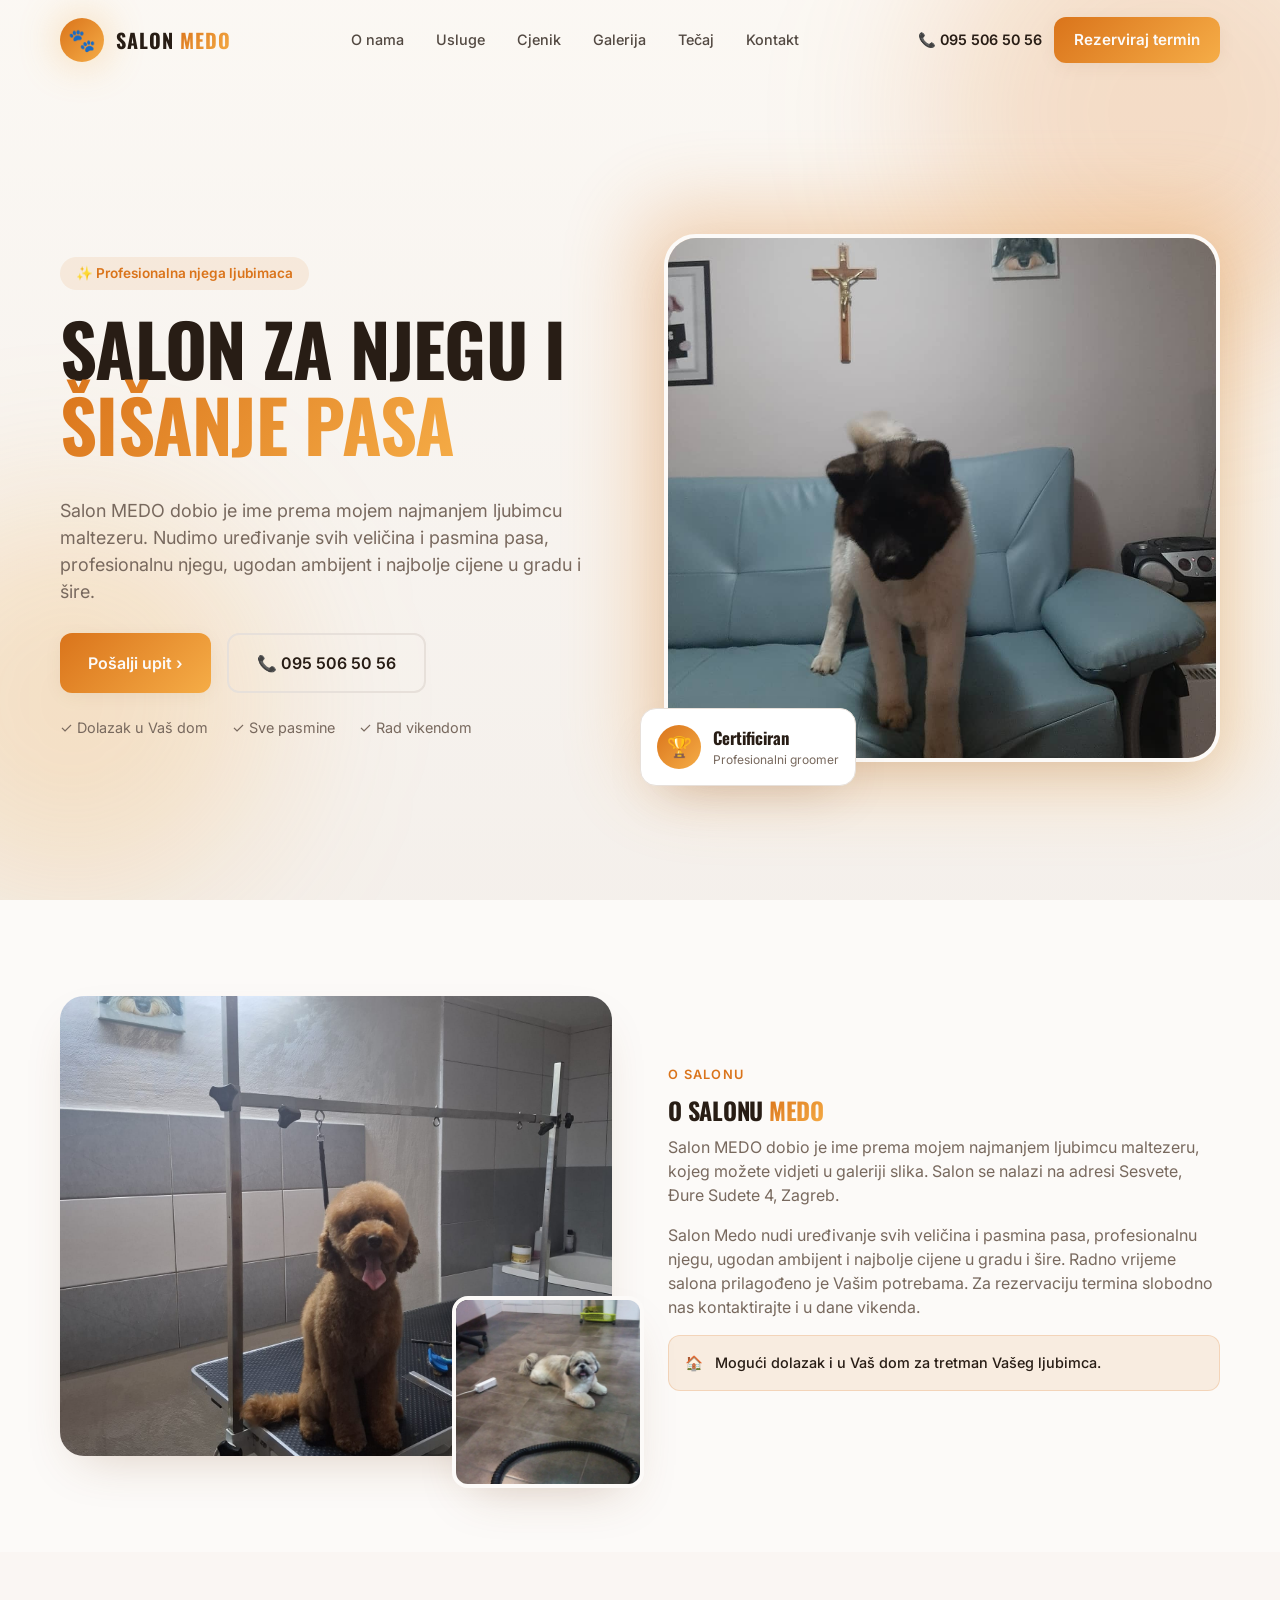
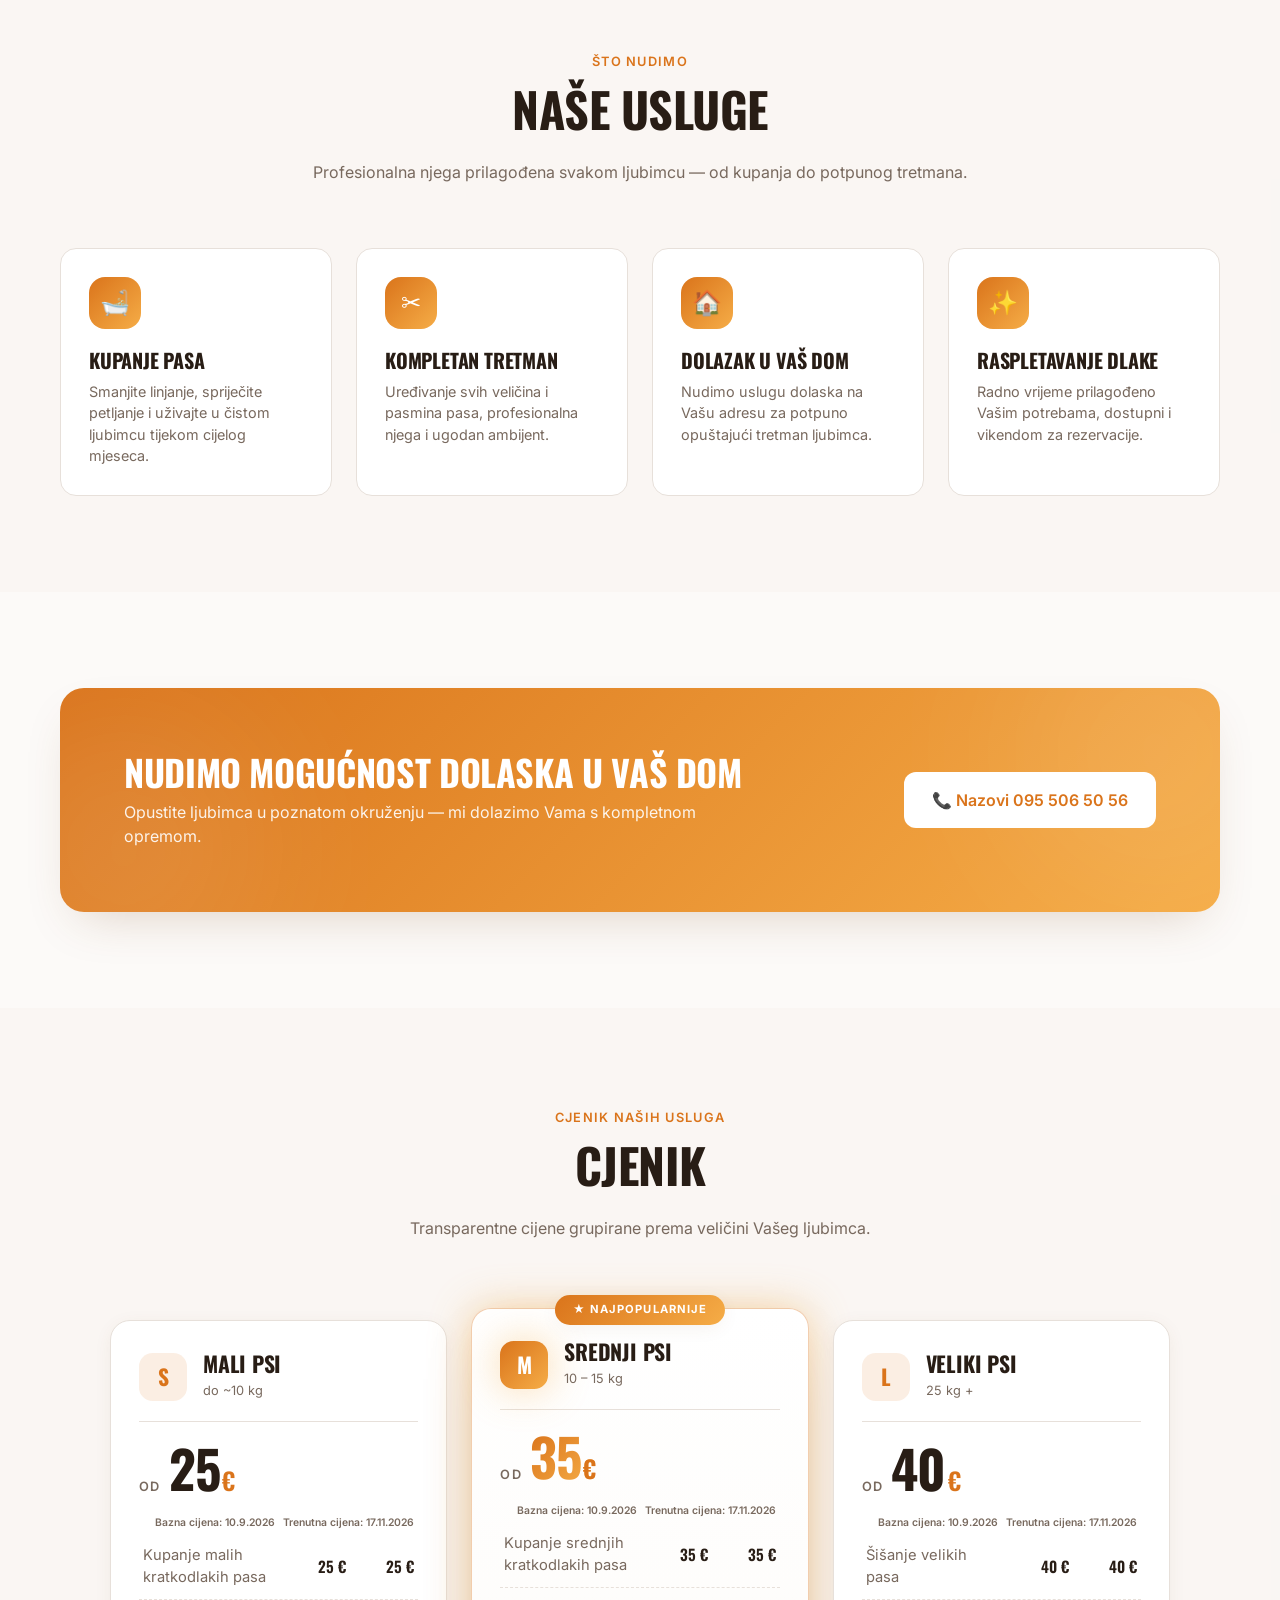
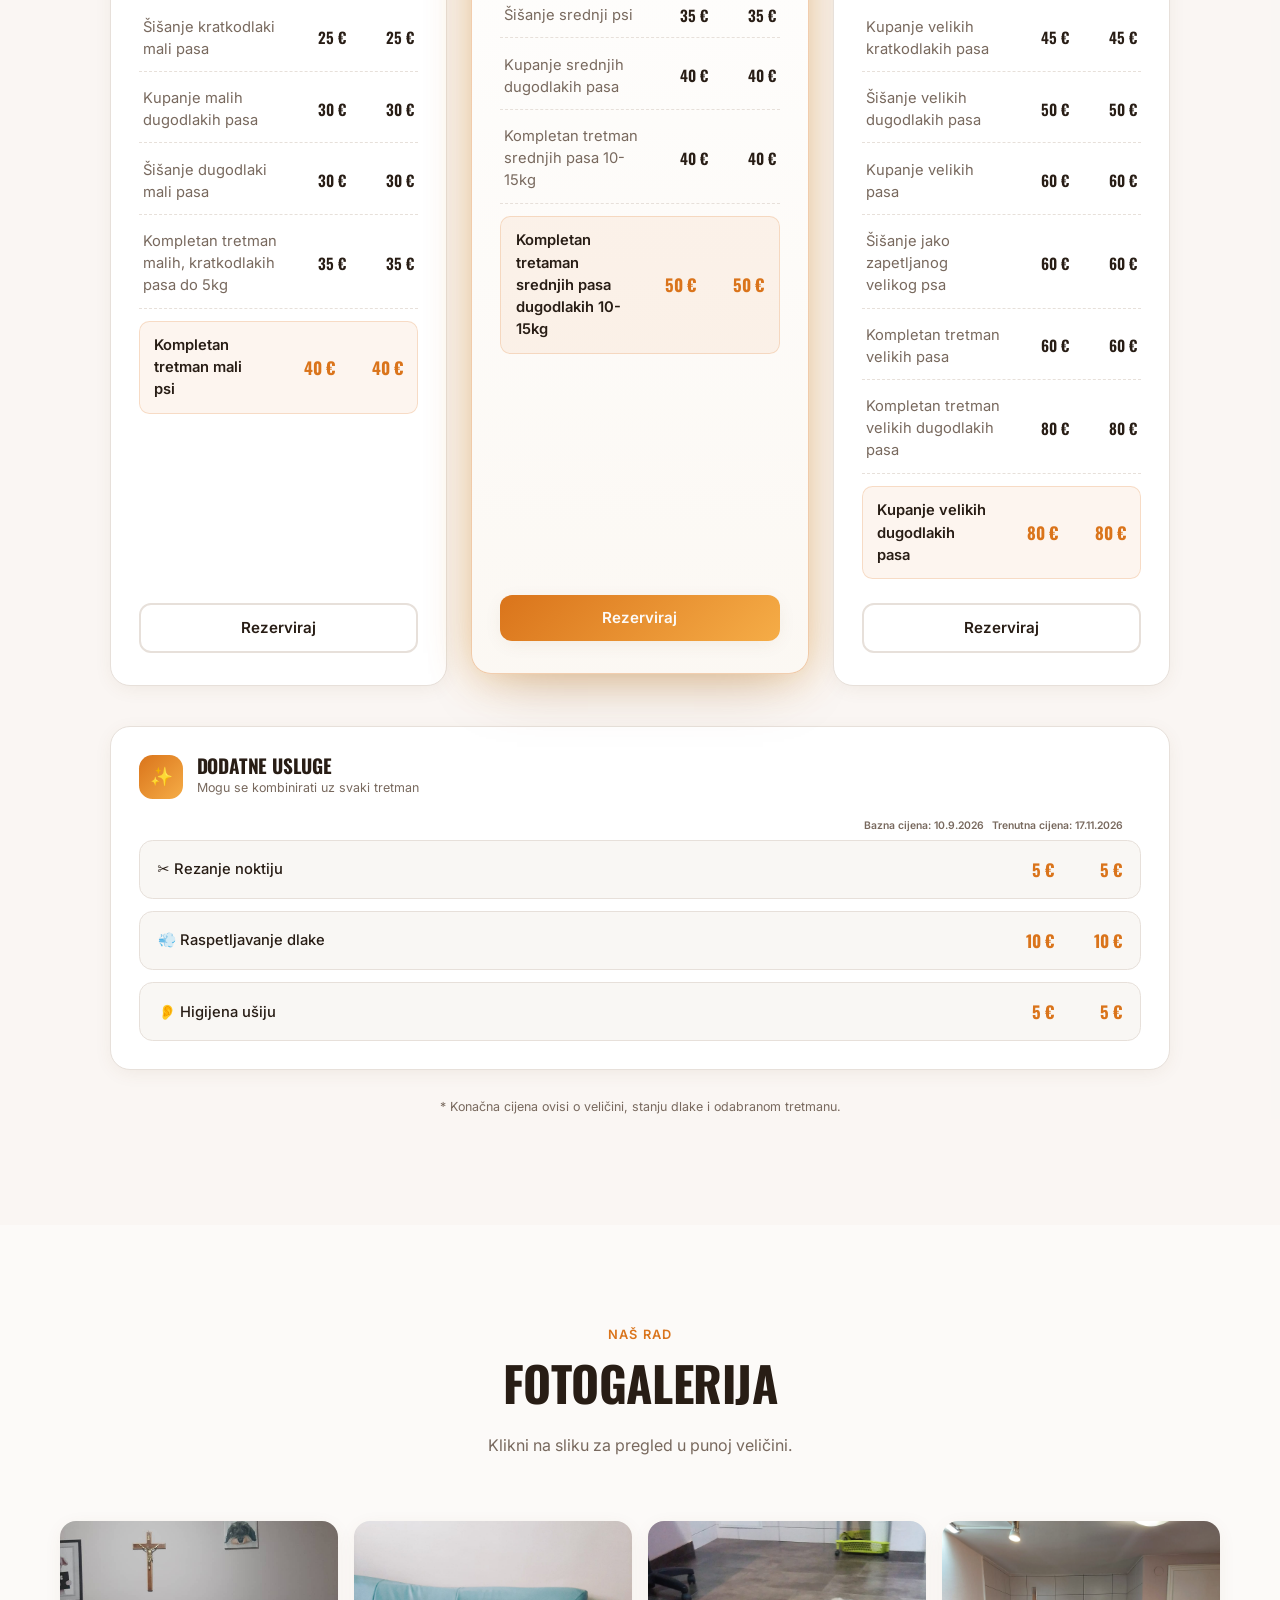
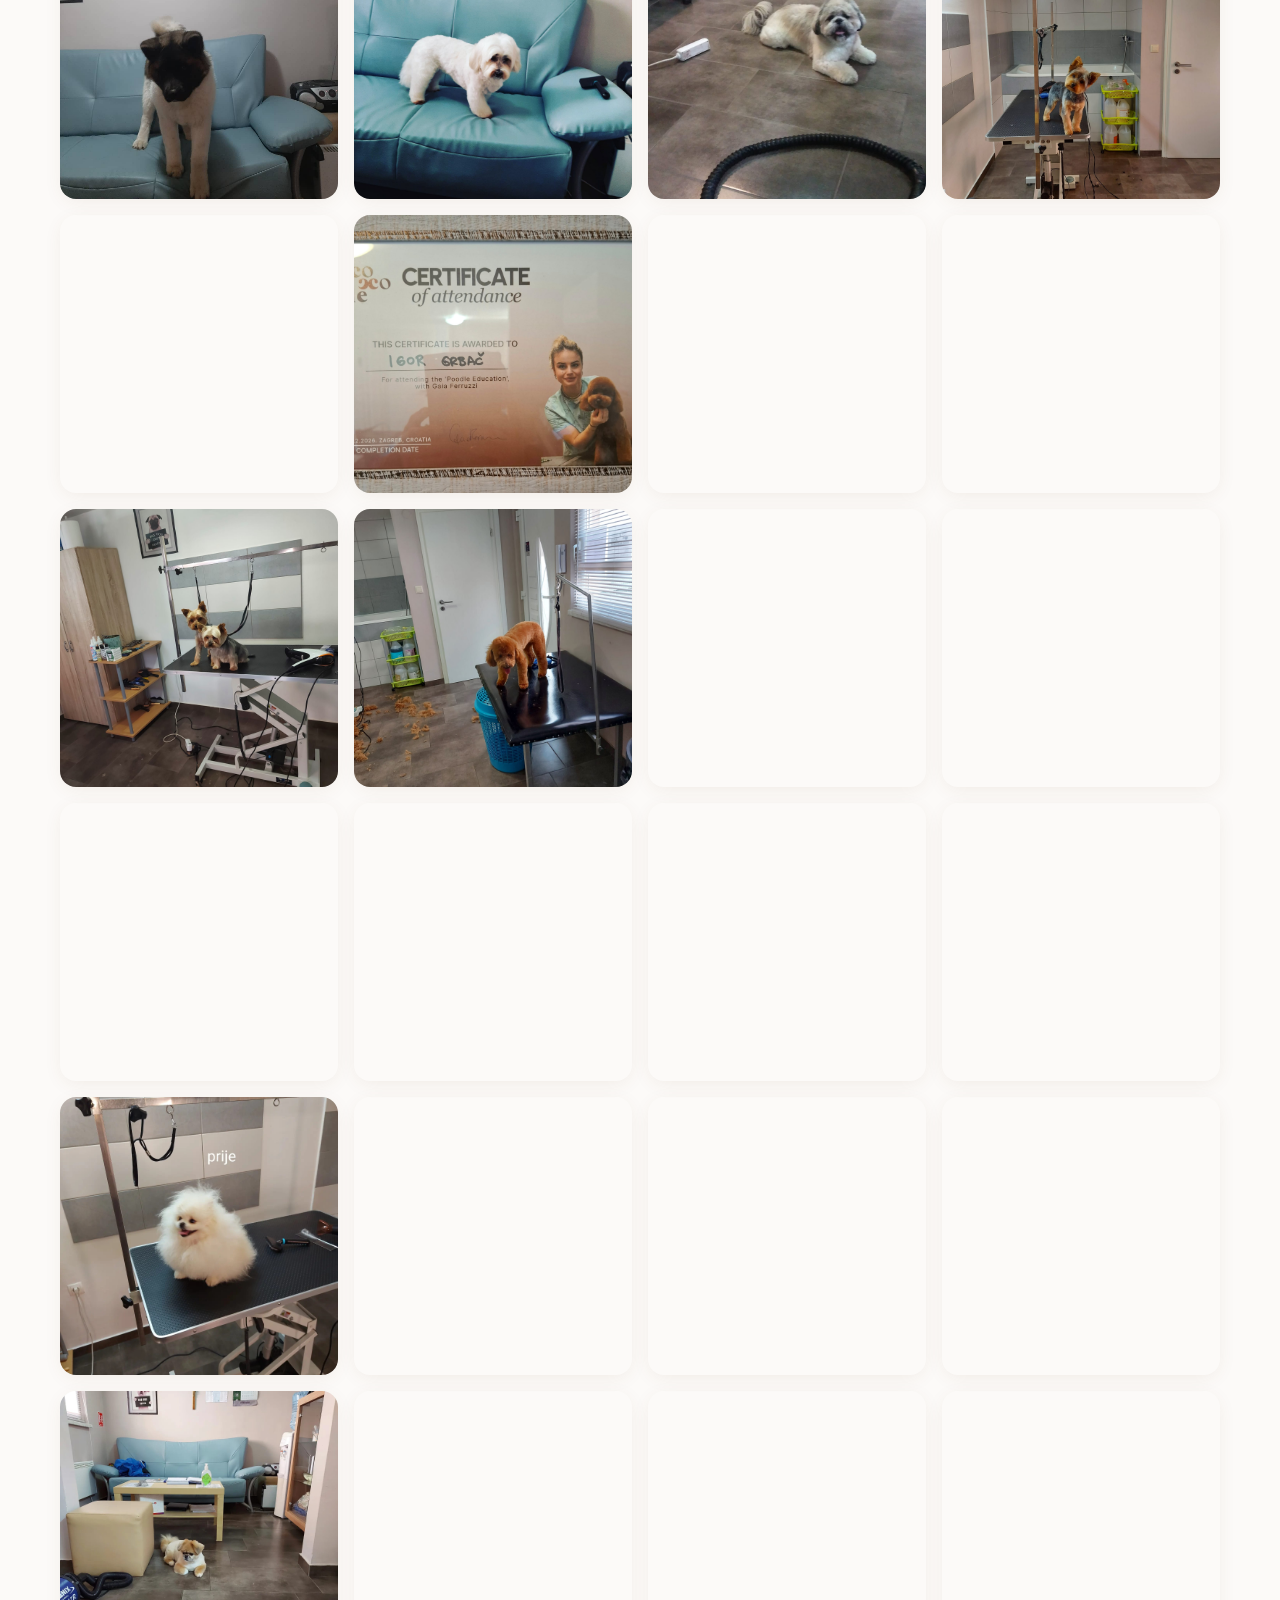
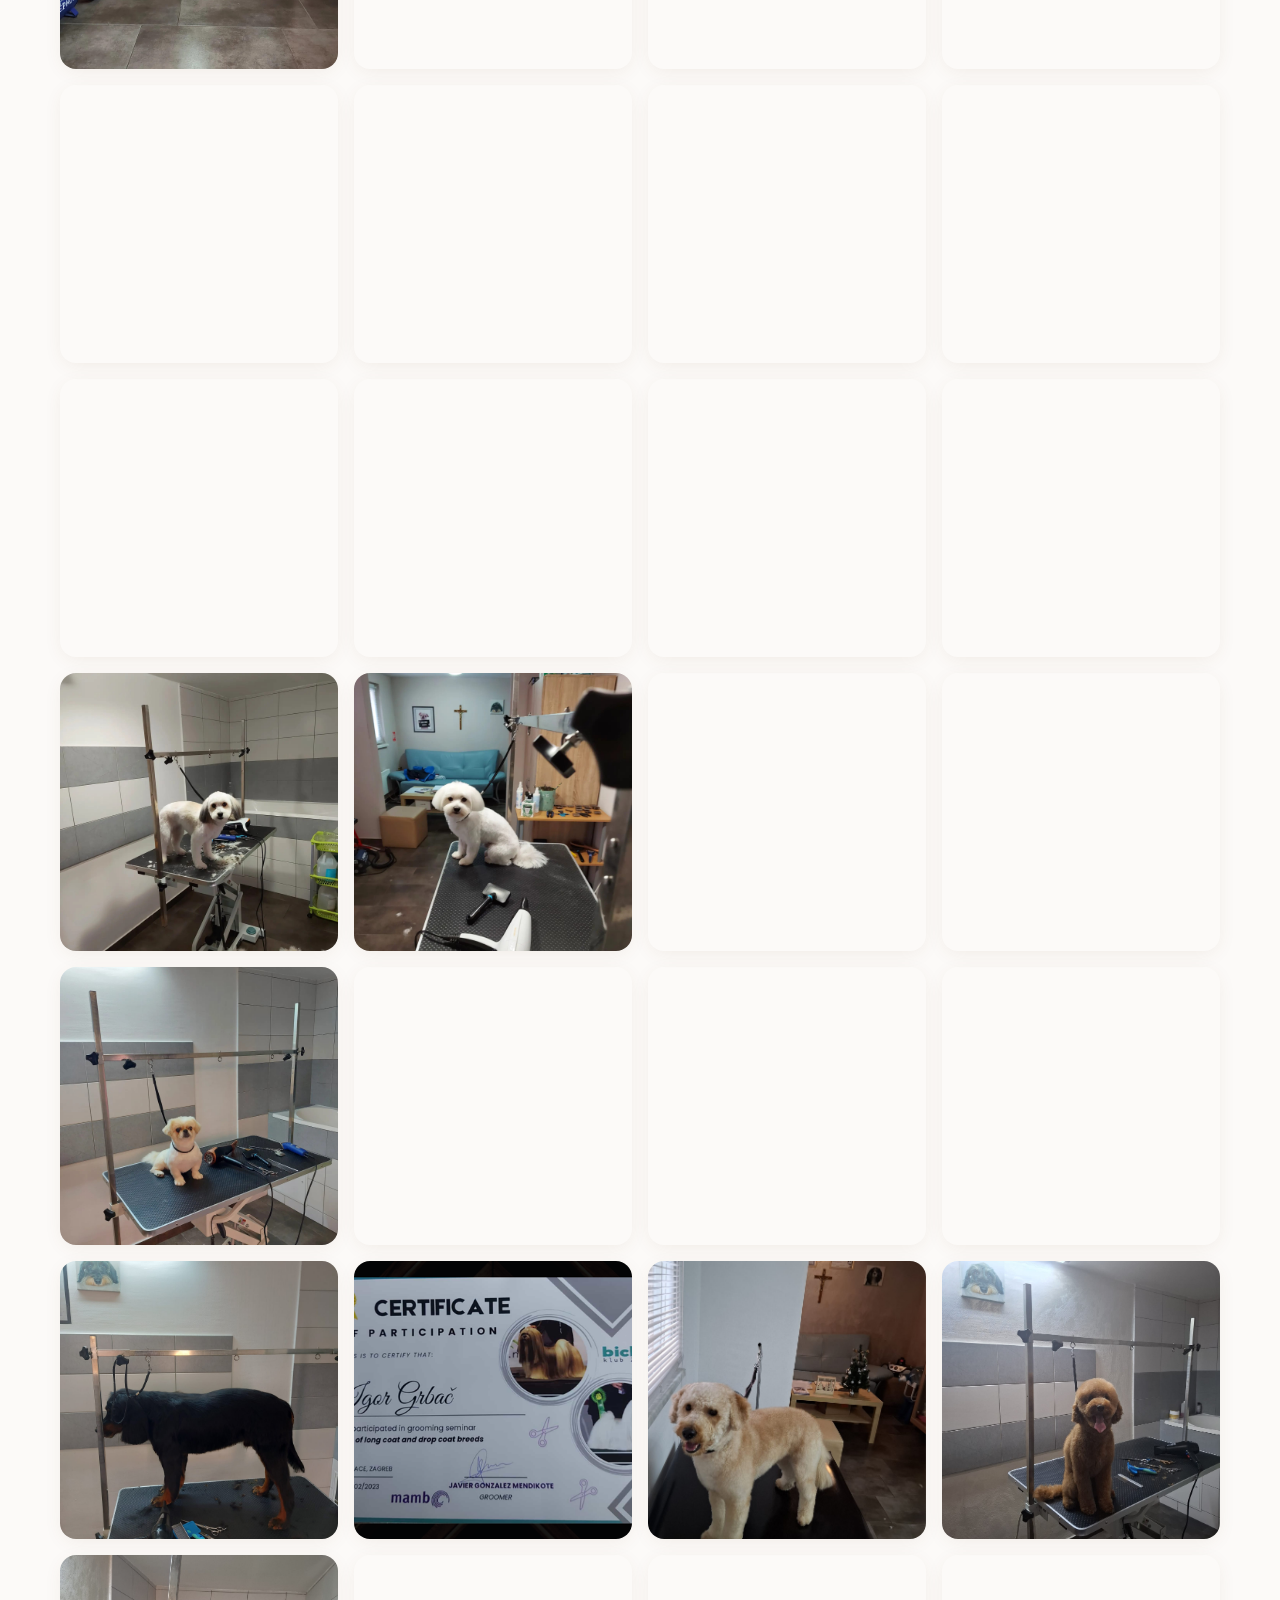
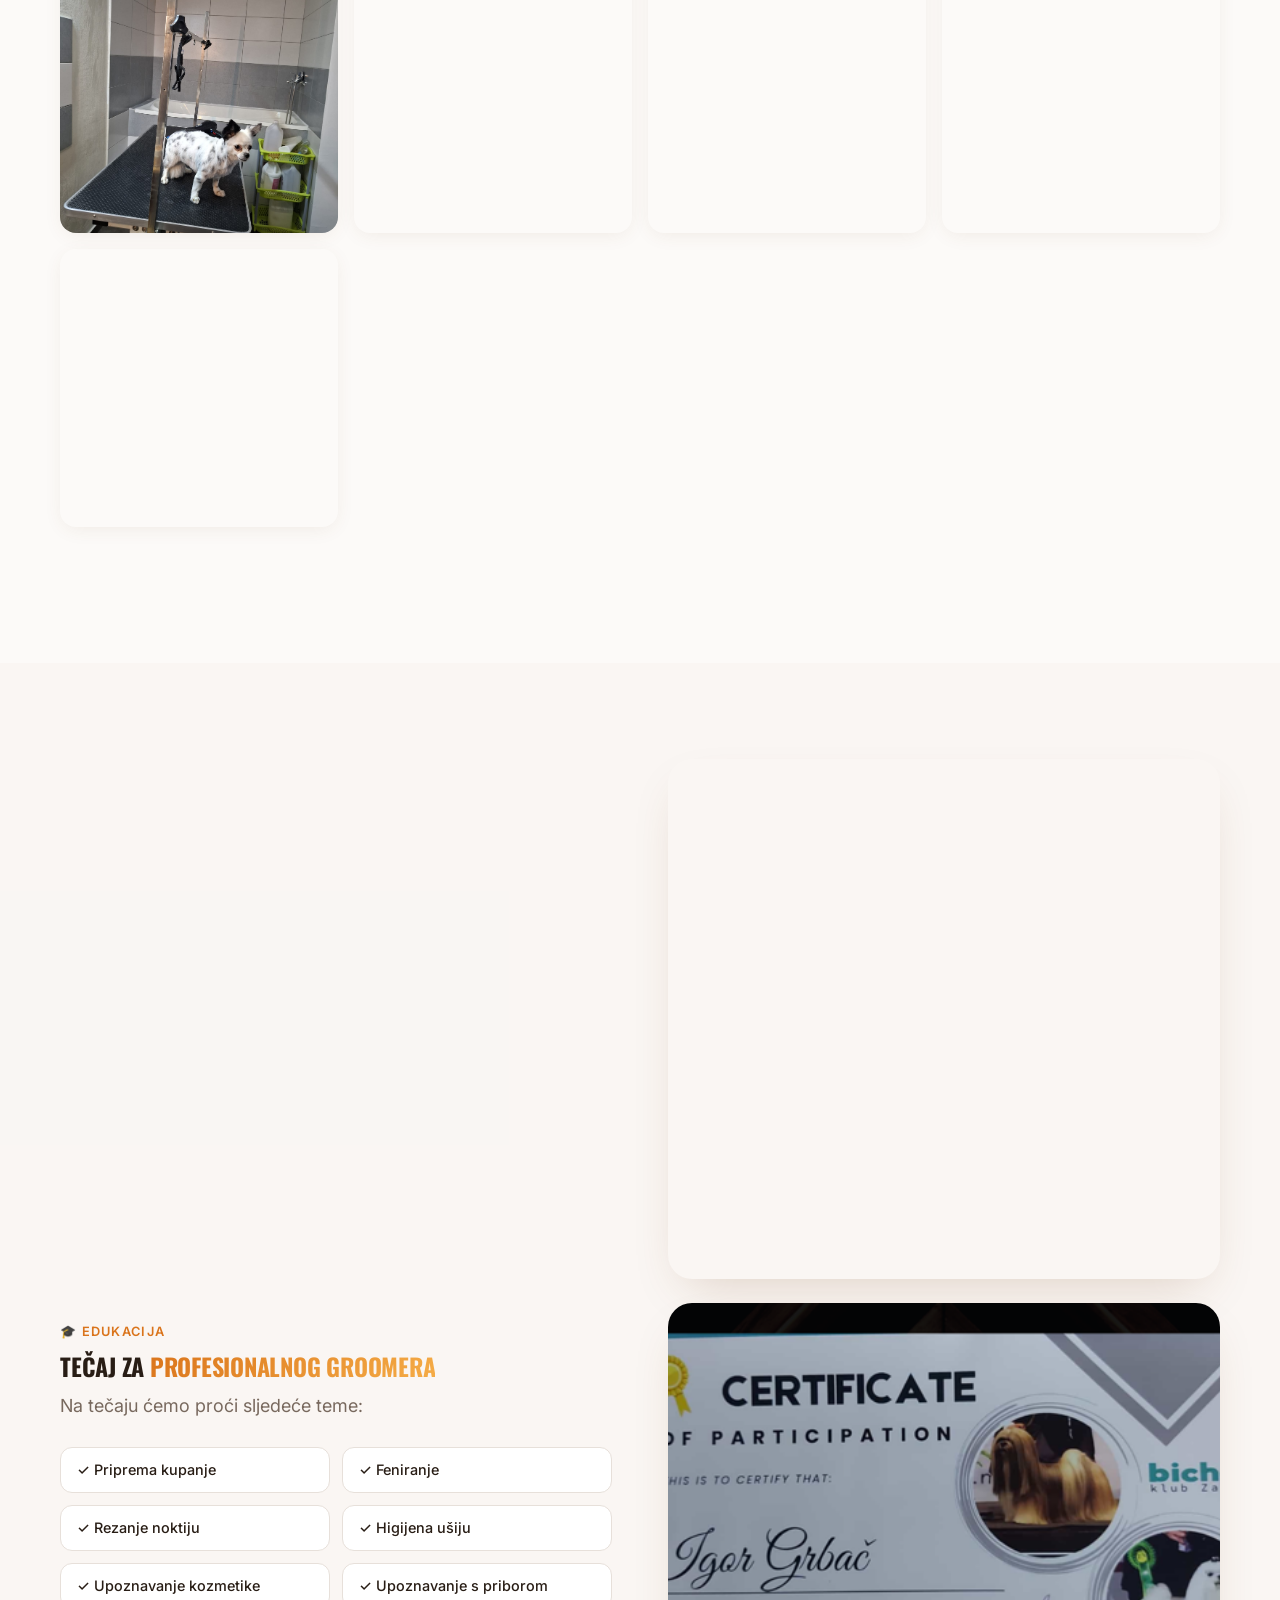
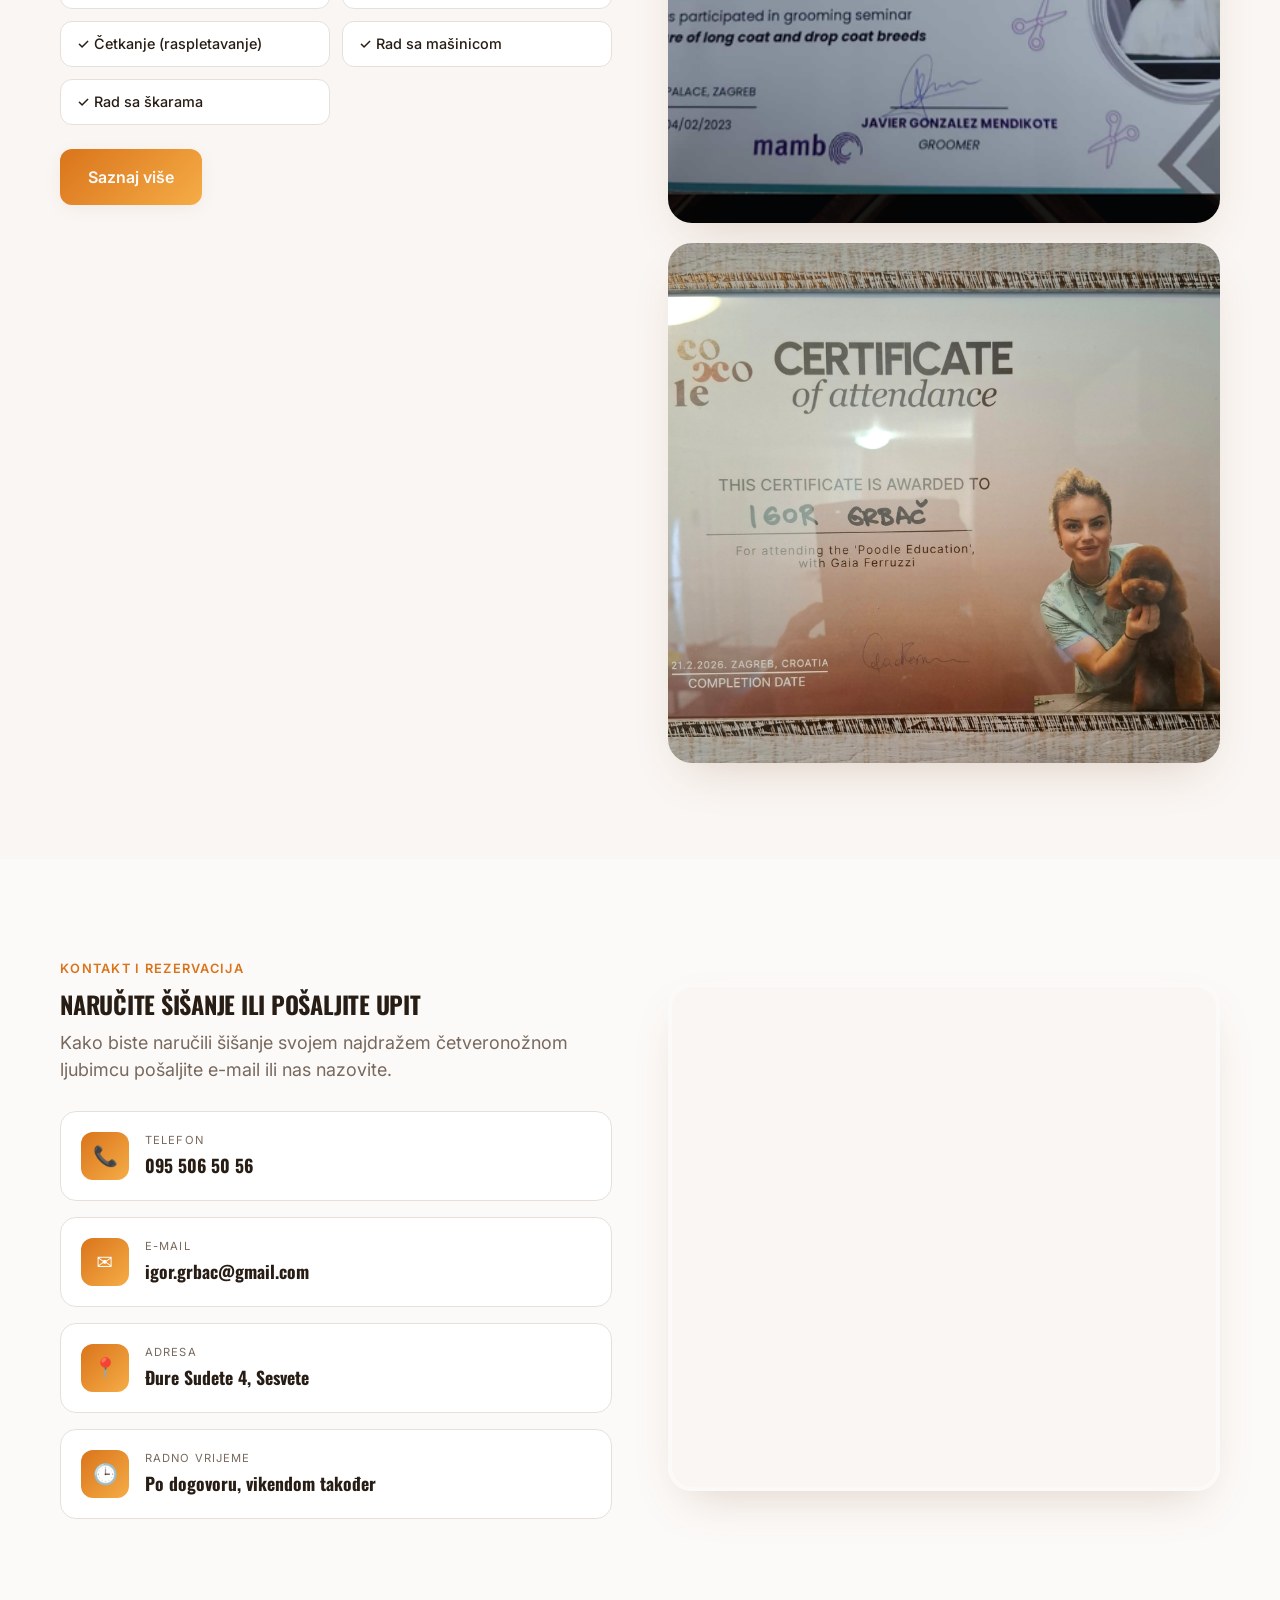
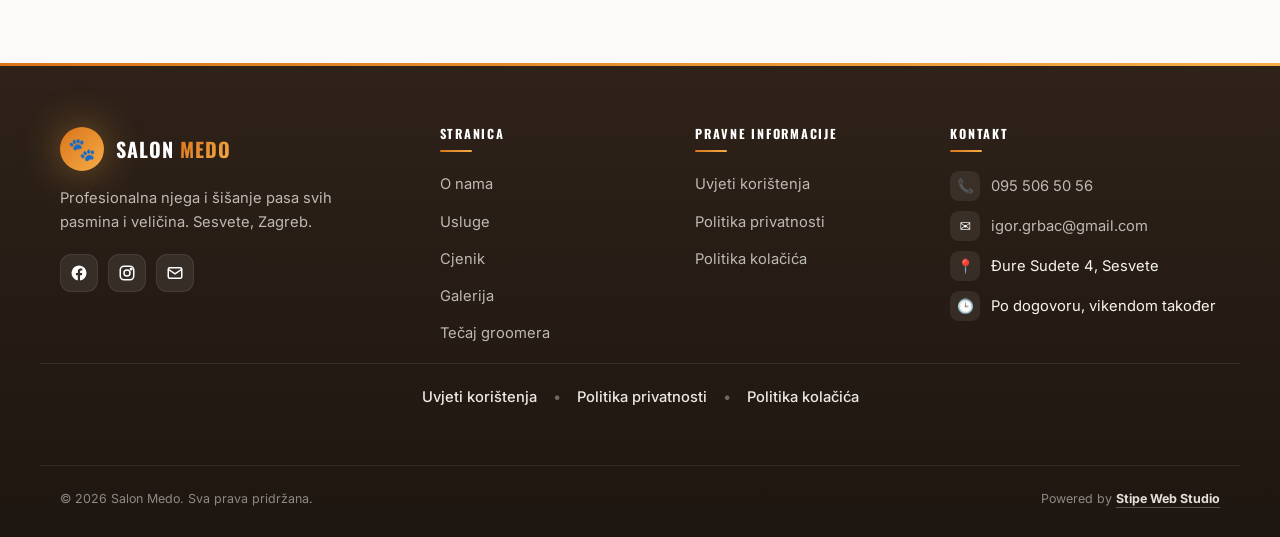
<file: index.html>
<!doctype html>
<html lang="hr">
<head>
  <meta charset="UTF-8" />
  <meta name="viewport" content="width=device-width, initial-scale=1.0" />
  <title>Salon Medo — Njega i šišanje pasa, Sesvete Zagreb</title>
  <meta
    name="description"
    content="Salon Medo nudi profesionalno šišanje, kupanje i njegu pasa svih pasmina u Sesvetama. Mogućnost dolaska u Vaš dom. Nazovite 095 506 50 56."
  />
  <meta name="author" content="Salon Medo" />
  <meta name="robots" content="index,follow,max-image-preview:large" />
  <meta name="theme-color" content="#c98f33" />
  <link rel="preconnect" href="https://fonts.googleapis.com" />
  <link rel="preconnect" href="https://fonts.gstatic.com" crossorigin />
  <link
    rel="stylesheet"
    href="https://fonts.googleapis.com/css2?family=Oswald:wght@400;500;600;700&family=Inter:wght@400;500;600;700&display=swap"
  />
  <link rel="preload" as="image" href="./public-images/IMG-20230127-WA0032.jpg" fetchpriority="high" />
  <meta property="og:locale" content="hr_HR" />
  <meta property="og:site_name" content="Salon Medo" />
  <meta property="og:title" content="Salon Medo — Njega i šišanje pasa, Sesvete Zagreb" />
  <meta
    property="og:description"
    content="Salon Medo nudi profesionalno šišanje, kupanje i njegu pasa svih pasmina u Sesvetama. Mogućnost dolaska u Vaš dom. Nazovite 095 506 50 56."
  />
  <meta property="og:type" content="website" />
  <meta property="og:image" content="./public-images/IMG-20230127-WA0032.jpg" />
  <meta name="twitter:card" content="summary_large_image" />
  <meta name="twitter:title" content="Salon Medo — Njega i šišanje pasa, Sesvete Zagreb" />
  <meta
    name="twitter:description"
    content="Salon Medo nudi profesionalno šišanje, kupanje i njegu pasa svih pasmina u Sesvetama. Mogućnost dolaska u Vaš dom. Nazovite 095 506 50 56."
  />
  <meta name="twitter:image" content="./public-images/IMG-20230127-WA0032.jpg" />
  <link rel="stylesheet" href="./assets/site.css" />
  <link rel="stylesheet" href="./assets/pricing.css" />
  <script type="application/ld+json">
    {
      "@context": "https://schema.org",
      "@type": "PetGrooming",
      "name": "Salon Medo",
      "image": "./public-images/IMG-20230127-WA0032.jpg",
      "telephone": "+385955065056",
      "email": "igor.grbac@gmail.com",
      "address": {
        "@type": "PostalAddress",
        "streetAddress": "Đure Sudete 4, Sesvete",
        "addressLocality": "Zagreb",
        "addressCountry": "HR"
      },
      "areaServed": "Sesvete, Zagreb",
      "priceRange": "EUR"
    }
  </script>
</head>
<body>
  <header id="site-header">
    <div class="container nav">
      <a href="#hero" class="brand">
        <span class="brand-logo" aria-hidden="true">🐾</span>
        <span class="brand-name">SALON <span class="grad-text">MEDO</span></span>
      </a>
      <nav class="nav-links" id="nav-links">
        <a href="#o-nama">O nama</a>
        <a href="#usluge">Usluge</a>
        <a href="#cjenik">Cjenik</a>
        <a href="#galerija">Galerija</a>
        <a href="#tecaj">Tečaj</a>
        <a href="#kontakt">Kontakt</a>
      </nav>
      <div class="nav-cta">
        <a href="tel:+385955065056" class="phone-link">📞 095 506 50 56</a>
        <a href="#kontakt" class="btn btn-primary">Rezerviraj termin</a>
      </div>
      <button id="menu-toggle" class="menu-toggle" aria-label="Otvori meni" aria-expanded="false">
        <svg class="i-open" width="22" height="22" viewBox="0 0 24 24" fill="none" stroke="currentColor" stroke-width="2.2" stroke-linecap="round">
          <path d="M4 7h16M4 12h16M4 17h16"></path>
        </svg>
        <svg class="i-close" width="22" height="22" viewBox="0 0 24 24" fill="none" stroke="currentColor" stroke-width="2.2" stroke-linecap="round">
          <path d="M6 6l12 12M18 6L6 18"></path>
        </svg>
      </button>
    </div>
    <div id="mobile-menu" class="mobile-menu" hidden>
      <div class="container">
        <a href="#o-nama">O nama</a>
        <a href="#usluge">Usluge</a>
        <a href="#cjenik">Cjenik</a>
        <a href="#galerija">Galerija</a>
        <a href="#tecaj">Tečaj</a>
        <a href="#kontakt">Kontakt</a>
        <a href="tel:+385955065056" class="btn btn-primary full">📞 095 506 50 56</a>
      </div>
    </div>
  </header>

  <section id="hero" class="hero">
    <div class="hero-bg" aria-hidden="true">
      <span class="blob blob-1"></span>
      <span class="blob blob-2"></span>
    </div>
    <div class="container hero-grid">
      <div class="hero-text">
        <span class="chip">✨ Profesionalna njega ljubimaca</span>
        <h1>Salon za njegu i <span class="grad-text">šišanje pasa</span></h1>
        <p class="lead">
          Salon MEDO dobio je ime prema mojem najmanjem ljubimcu maltezeru.
          Nudimo uređivanje svih veličina i pasmina pasa, profesionalnu njegu,
          ugodan ambijent i najbolje cijene u gradu i šire.
        </p>
        <div class="cta-row">
          <a href="#kontakt" class="btn btn-primary btn-lg">Pošalji upit ›</a>
          <a href="tel:+385955065056" class="btn btn-outline btn-lg">📞 095 506 50 56</a>
        </div>
        <ul class="check-row">
          <li>✓ Dolazak u Vaš dom</li>
          <li>✓ Sve pasmine</li>
          <li>✓ Rad vikendom</li>
        </ul>
      </div>
      <div class="hero-img-wrap">
        <div class="hero-halo" aria-hidden="true"></div>
        <div class="hero-img">
          <img
            src="./public-images/IMG-20230127-WA0032.jpg"
            alt="Uređeni pas u salonu Medo"
            width="800"
            height="520"
            loading="eager"
            fetchpriority="high"
            decoding="async"
          />
        </div>
        <div class="hero-badge">
          <div class="hero-badge-icon">🏆</div>
          <div>
            <div class="hero-badge-title">Certificiran</div>
            <div class="hero-badge-sub">Profesionalni groomer</div>
          </div>
        </div>
      </div>
    </div>
  </section>

  <section id="o-nama" class="section">
    <div class="container two-col">
      <div class="about-imgs">
        <img class="about-main" src="./public-images/slika1001.jpg" alt="O salonu Medo" width="700" height="460" loading="lazy" decoding="async" />
        <img class="about-mini" src="./public-images/IMG-20230127-WA0026.jpg" alt="Pas u salonu" width="192" height="192" loading="lazy" decoding="async" />
      </div>
      <div>
        <span class="eyebrow">O salonu</span>
        <h2>O salonu <span class="grad-text">Medo</span></h2>
        <p>Salon MEDO dobio je ime prema mojem najmanjem ljubimcu maltezeru, kojeg možete vidjeti u galeriji slika. Salon se nalazi na adresi Sesvete, Đure Sudete 4, Zagreb.</p>
        <p>Salon Medo nudi uređivanje svih veličina i pasmina pasa, profesionalnu njegu, ugodan ambijent i najbolje cijene u gradu i šire. Radno vrijeme salona prilagođeno je Vašim potrebama. Za rezervaciju termina slobodno nas kontaktirajte i u dane vikenda.</p>
        <div class="info-pill">🏠 <span>Mogući dolazak i u Vaš dom za tretman Vašeg ljubimca.</span></div>
      </div>
    </div>
  </section>

  <section id="usluge" class="section section-alt">
    <div class="container">
      <div class="section-head">
        <span class="eyebrow">Što nudimo</span>
        <h2>Naše usluge</h2>
        <p>Profesionalna njega prilagođena svakom ljubimcu — od kupanja do potpunog tretmana.</p>
      </div>
      <div class="services-grid">
        <article class="service"><div class="service-icon">🛁</div><h3>Kupanje pasa</h3><p>Smanjite linjanje, spriječite petljanje i uživajte u čistom ljubimcu tijekom cijelog mjeseca.</p></article>
        <article class="service"><div class="service-icon">✂️</div><h3>Kompletan tretman</h3><p>Uređivanje svih veličina i pasmina pasa, profesionalna njega i ugodan ambijent.</p></article>
        <article class="service"><div class="service-icon">🏠</div><h3>Dolazak u Vaš dom</h3><p>Nudimo uslugu dolaska na Vašu adresu za potpuno opuštajući tretman ljubimca.</p></article>
        <article class="service"><div class="service-icon">✨</div><h3>Raspletavanje dlake</h3><p>Radno vrijeme prilagođeno Vašim potrebama, dostupni i vikendom za rezervacije.</p></article>
      </div>
    </div>
  </section>

  <section class="section">
    <div class="container">
      <div class="cta-card">
        <span class="blob blob-light blob-tr" aria-hidden="true"></span>
        <span class="blob blob-light blob-bl" aria-hidden="true"></span>
        <div class="cta-card-inner">
          <div>
            <h2>Nudimo mogućnost dolaska u Vaš dom</h2>
            <p>Opustite ljubimca u poznatom okruženju — mi dolazimo Vama s kompletnom opremom.</p>
          </div>
          <a href="tel:+385955065056" class="btn btn-light btn-lg">📞 Nazovi 095 506 50 56</a>
        </div>
      </div>
    </div>
  </section>

  <section id="cjenik" class="section section-alt">
    <div class="container narrow">
      <div class="section-head">
        <span class="eyebrow">Cjenik naših usluga</span>
        <h2>Cjenik</h2>
        <p>Transparentne cijene grupirane prema veličini Vašeg ljubimca.</p>
      </div>

      <div class="price-grid">
        <article class="price-card">
          <header class="price-top">
            <span class="price-letter">S</span>
            <div>
              <h3 class="price-size">Mali psi</h3>
              <p class="price-note">do ~10 kg</p>
            </div>
          </header>
          <div class="price-from">
            <span>od</span>
            <strong>25<small>€</small></strong>
          </div>
          <div class="price-columns">
            <span></span>
            <span>Bazna cijena: 10.9.2026</span>
            <span>Trenutna cijena: 17.11.2026</span>
          </div>
          <ul class="price-list">
            <li><span>Kupanje malih kratkodlakih pasa</span><b>25 €</b><b>25 €</b></li>
            <li><span>Šišanje kratkodlaki mali pasa</span><b>25 €</b><b>25 €</b></li>
            <li><span>Kupanje malih dugodlakih pasa</span><b>30 €</b><b>30 €</b></li>
            <li><span>Šišanje dugodlaki mali pasa</span><b>30 €</b><b>30 €</b></li>
            <li><span>Kompletan tretman malih, kratkodlakih pasa do 5kg</span><b>35 €</b><b>35 €</b></li>
            <li class="hl"><span>Kompletan tretman mali psi</span><b>40 €</b><b>40 €</b></li>
          </ul>
          <a href="#kontakt" class="btn btn-outline btn-block">Rezerviraj</a>
        </article>

        <article class="price-card featured">
          <span class="popular-badge">★ Najpopularnije</span>
          <header class="price-top">
            <span class="price-letter">M</span>
            <div>
              <h3 class="price-size">Srednji psi</h3>
              <p class="price-note">10 – 15 kg</p>
            </div>
          </header>
          <div class="price-from">
            <span>od</span>
            <strong>35<small>€</small></strong>
          </div>
          <div class="price-columns">
            <span></span>
            <span>Bazna cijena: 10.9.2026</span>
            <span>Trenutna cijena: 17.11.2026</span>
          </div>
          <ul class="price-list">
            <li><span>Kupanje srednjih kratkodlakih pasa</span><b>35 €</b><b>35 €</b></li>
            <li><span>Šišanje srednji psi</span><b>35 €</b><b>35 €</b></li>
            <li><span>Kupanje srednjih dugodlakih pasa</span><b>40 €</b><b>40 €</b></li>
            <li><span>Kompletan tretman srednjih pasa 10-15kg</span><b>40 €</b><b>40 €</b></li>
            <li class="hl"><span>Kompletan tretaman srednjih pasa dugodlakih 10-15kg</span><b>50 €</b><b>50 €</b></li>
          </ul>
          <a href="#kontakt" class="btn btn-primary btn-block">Rezerviraj</a>
        </article>

        <article class="price-card">
          <header class="price-top">
            <span class="price-letter">L</span>
            <div>
              <h3 class="price-size">Veliki psi</h3>
              <p class="price-note">25 kg +</p>
            </div>
          </header>
          <div class="price-from">
            <span>od</span>
            <strong>40<small>€</small></strong>
          </div>
          <div class="price-columns">
            <span></span>
            <span>Bazna cijena: 10.9.2026</span>
            <span>Trenutna cijena: 17.11.2026</span>
          </div>
          <ul class="price-list">
            <li><span>Šišanje velikih pasa</span><b>40 €</b><b>40 €</b></li>
            <li><span>Kupanje velikih kratkodlakih pasa</span><b>45 €</b><b>45 €</b></li>
            <li><span>Šišanje velikih dugodlakih pasa</span><b>50 €</b><b>50 €</b></li>
            <li><span>Kupanje velikih pasa</span><b>60 €</b><b>60 €</b></li>
            <li><span>Šišanje jako zapetljanog velikog psa</span><b>60 €</b><b>60 €</b></li>
            <li><span>Kompletan tretman velikih pasa</span><b>60 €</b><b>60 €</b></li>
            <li><span>Kompletan tretman velikih dugodlakih pasa</span><b>80 €</b><b>80 €</b></li>
            <li class="hl"><span>Kupanje velikih dugodlakih pasa</span><b>80 €</b><b>80 €</b></li>
          </ul>
          <a href="#kontakt" class="btn btn-outline btn-block">Rezerviraj</a>
        </article>
      </div>

      <div class="extras-card">
        <div class="extras-head">
          <div class="extras-icon">✨</div>
          <div>
            <h3>Dodatne usluge</h3>
            <p>Mogu se kombinirati uz svaki tretman</p>
          </div>
        </div>
        <div class="extras-columns">
          <span></span>
          <span>Bazna cijena: 10.9.2026</span>
          <span>Trenutna cijena: 17.11.2026</span>
        </div>
        <div class="extras-grid">
          <div class="extra"><span>✂️ Rezanje noktiju</span><b>5 €</b><b>5 €</b></div>
          <div class="extra"><span>💨 Raspetljavanje dlake</span><b>10 €</b><b>10 €</b></div>
          <div class="extra"><span>👂 Higijena ušiju</span><b>5 €</b><b>5 €</b></div>
        </div>
      </div>
      <p class="note-fine">* Konačna cijena ovisi o veličini, stanju dlake i odabranom tretmanu.</p>
    </div>
  </section>

  <section id="galerija" class="section">
    <div class="container">
      <div class="section-head">
        <span class="eyebrow">Naš rad</span>
        <h2>Fotogalerija</h2>
        <p>Klikni na sliku za pregled u punoj veličini.</p>
      </div>
      <div class="gallery">
        <button class="gal-item" data-src="./public-images/IMG-20230127-WA0032.jpg"><img src="./public-images/IMG-20230127-WA0032.jpg" alt="Galerija 1" width="400" height="400" loading="lazy" decoding="async" /></button>
        <button class="gal-item" data-src="./public-images/IMG-20230127-WA0034.jpg"><img src="./public-images/IMG-20230127-WA0034.jpg" alt="Galerija 2" width="400" height="400" loading="lazy" decoding="async" /></button>
        <button class="gal-item" data-src="./public-images/IMG-20230127-WA0026.jpg"><img src="./public-images/IMG-20230127-WA0026.jpg" alt="Galerija 3" width="400" height="400" loading="lazy" decoding="async" /></button>
        <button class="gal-item" data-src="./public-images/a1.jpg"><img src="./public-images/a1.jpg" alt="Galerija 4" width="400" height="400" loading="lazy" decoding="async" /></button>
<button class="gal-item" data-src="./public-images/a9.jpg"><img src="./public-images/a9.jpg" alt="Galerija 5" width="400" height="400" loading="lazy" decoding="async" /></button>
<button class="gal-item" data-src="./public-images/certifikat.jpg"><img src="./public-images/certifikat.jpg" alt="Galerija 6" width="400" height="400" loading="lazy" decoding="async" /></button>
<button class="gal-item" data-src="./public-images/IMG-20230127-WA0000.jpg"><img src="./public-images/IMG-20230127-WA0000.jpg" alt="Galerija 7" width="400" height="400" loading="lazy" decoding="async" /></button>
<button class="gal-item" data-src="./public-images/IMG-20230127-WA0001.jpg"><img src="./public-images/IMG-20230127-WA0001.jpg" alt="Galerija 8" width="400" height="400" loading="lazy" decoding="async" /></button>
<button class="gal-item" data-src="./public-images/IMG-20230127-WA0002.jpg"><img src="./public-images/IMG-20230127-WA0002.jpg" alt="Galerija 9" width="400" height="400" loading="lazy" decoding="async" /></button>
<button class="gal-item" data-src="./public-images/IMG-20230127-WA0003.jpg"><img src="./public-images/IMG-20230127-WA0003.jpg" alt="Galerija 10" width="400" height="400" loading="lazy" decoding="async" /></button>
<button class="gal-item" data-src="./public-images/IMG-20230127-WA0004.jpg"><img src="./public-images/IMG-20230127-WA0004.jpg" alt="Galerija 11" width="400" height="400" loading="lazy" decoding="async" /></button>
<button class="gal-item" data-src="./public-images/IMG-20230127-WA0005.jpg"><img src="./public-images/IMG-20230127-WA0005.jpg" alt="Galerija 12" width="400" height="400" loading="lazy" decoding="async" /></button>
<button class="gal-item" data-src="./public-images/IMG-20230127-WA0007.jpg"><img src="./public-images/IMG-20230127-WA0007.jpg" alt="Galerija 13" width="400" height="400" loading="lazy" decoding="async" /></button>
<button class="gal-item" data-src="./public-images/IMG-20230127-WA0008.jpg"><img src="./public-images/IMG-20230127-WA0008.jpg" alt="Galerija 14" width="400" height="400" loading="lazy" decoding="async" /></button>
<button class="gal-item" data-src="./public-images/IMG-20230127-WA0011.jpg"><img src="./public-images/IMG-20230127-WA0011.jpg" alt="Galerija 15" width="400" height="400" loading="lazy" decoding="async" /></button>
<button class="gal-item" data-src="./public-images/IMG-20230127-WA0013.jpg"><img src="./public-images/IMG-20230127-WA0013.jpg" alt="Galerija 16" width="400" height="400" loading="lazy" decoding="async" /></button>
<button class="gal-item" data-src="./public-images/IMG-20230127-WA0015.jpg"><img src="./public-images/IMG-20230127-WA0015.jpg" alt="Galerija 17" width="400" height="400" loading="lazy" decoding="async" /></button>
<button class="gal-item" data-src="./public-images/IMG-20230127-WA0016.jpg"><img src="./public-images/IMG-20230127-WA0016.jpg" alt="Galerija 18" width="400" height="400" loading="lazy" decoding="async" /></button>
<button class="gal-item" data-src="./public-images/IMG-20230127-WA0017.jpg"><img src="./public-images/IMG-20230127-WA0017.jpg" alt="Galerija 19" width="400" height="400" loading="lazy" decoding="async" /></button>
<button class="gal-item" data-src="./public-images/IMG-20230127-WA0019.jpg"><img src="./public-images/IMG-20230127-WA0019.jpg" alt="Galerija 20" width="400" height="400" loading="lazy" decoding="async" /></button>
<button class="gal-item" data-src="./public-images/IMG-20230127-WA0022.jpg"><img src="./public-images/IMG-20230127-WA0022.jpg" alt="Galerija 21" width="400" height="400" loading="lazy" decoding="async" /></button>
<button class="gal-item" data-src="./public-images/IMG-20230127-WA0023.jpg"><img src="./public-images/IMG-20230127-WA0023.jpg" alt="Galerija 22" width="400" height="400" loading="lazy" decoding="async" /></button>
<button class="gal-item" data-src="./public-images/IMG-20230127-WA0024.jpg"><img src="./public-images/IMG-20230127-WA0024.jpg" alt="Galerija 23" width="400" height="400" loading="lazy" decoding="async" /></button>
<button class="gal-item" data-src="./public-images/IMG-20230127-WA0025.jpg"><img src="./public-images/IMG-20230127-WA0025.jpg" alt="Galerija 24" width="400" height="400" loading="lazy" decoding="async" /></button>
<button class="gal-item" data-src="./public-images/IMG-20230127-WA0027.jpg"><img src="./public-images/IMG-20230127-WA0027.jpg" alt="Galerija 25" width="400" height="400" loading="lazy" decoding="async" /></button>
<button class="gal-item" data-src="./public-images/IMG-20230127-WA0028.jpg"><img src="./public-images/IMG-20230127-WA0028.jpg" alt="Galerija 26" width="400" height="400" loading="lazy" decoding="async" /></button>
<button class="gal-item" data-src="./public-images/IMG-20230127-WA0030.jpg"><img src="./public-images/IMG-20230127-WA0030.jpg" alt="Galerija 27" width="400" height="400" loading="lazy" decoding="async" /></button>
<button class="gal-item" data-src="./public-images/IMG-20230127-WA0031.jpg"><img src="./public-images/IMG-20230127-WA0031.jpg" alt="Galerija 28" width="400" height="400" loading="lazy" decoding="async" /></button>
<button class="gal-item" data-src="./public-images/IMG-20230127-WA0035.jpg"><img src="./public-images/IMG-20230127-WA0035.jpg" alt="Galerija 29" width="400" height="400" loading="lazy" decoding="async" /></button>
<button class="gal-item" data-src="./public-images/IMG-20230127-WA0036.jpg"><img src="./public-images/IMG-20230127-WA0036.jpg" alt="Galerija 30" width="400" height="400" loading="lazy" decoding="async" /></button>
<button class="gal-item" data-src="./public-images/IMG-20230127-WA0038.jpg"><img src="./public-images/IMG-20230127-WA0038.jpg" alt="Galerija 31" width="400" height="400" loading="lazy" decoding="async" /></button>
<button class="gal-item" data-src="./public-images/IMG-20230127-WA0041.jpg"><img src="./public-images/IMG-20230127-WA0041.jpg" alt="Galerija 32" width="400" height="400" loading="lazy" decoding="async" /></button>
<button class="gal-item" data-src="./public-images/IMG-20230127-WA0042.jpg"><img src="./public-images/IMG-20230127-WA0042.jpg" alt="Galerija 33" width="400" height="400" loading="lazy" decoding="async" /></button>
<button class="gal-item" data-src="./public-images/IMG-20230127-WA0043.jpg"><img src="./public-images/IMG-20230127-WA0043.jpg" alt="Galerija 34" width="400" height="400" loading="lazy" decoding="async" /></button>
<button class="gal-item" data-src="./public-images/IMG-20230127-WA0045.jpg"><img src="./public-images/IMG-20230127-WA0045.jpg" alt="Galerija 35" width="400" height="400" loading="lazy" decoding="async" /></button>
<button class="gal-item" data-src="./public-images/IMG-20230127-WA0046.jpg"><img src="./public-images/IMG-20230127-WA0046.jpg" alt="Galerija 36" width="400" height="400" loading="lazy" decoding="async" /></button>
<button class="gal-item" data-src="./public-images/IMG-20230127-WA0048.jpg"><img src="./public-images/IMG-20230127-WA0048.jpg" alt="Galerija 37" width="400" height="400" loading="lazy" decoding="async" /></button>
<button class="gal-item" data-src="./public-images/IMG-20230204-WA0005.jpg"><img src="./public-images/IMG-20230204-WA0005.jpg" alt="Galerija 38" width="400" height="400" loading="lazy" decoding="async" /></button>
<button class="gal-item" data-src="./public-images/IMG-20230204-WA0006.jpg"><img src="./public-images/IMG-20230204-WA0006.jpg" alt="Galerija 39" width="400" height="400" loading="lazy" decoding="async" /></button>
<button class="gal-item" data-src="./public-images/IMG-20230204-WA0007.jpg"><img src="./public-images/IMG-20230204-WA0007.jpg" alt="Galerija 40" width="400" height="400" loading="lazy" decoding="async" /></button>
<button class="gal-item" data-src="./public-images/IMG-20230624-WA0000.jpg"><img src="./public-images/IMG-20230624-WA0000.jpg" alt="Galerija 41" width="400" height="400" loading="lazy" decoding="async" /></button>
<button class="gal-item" data-src="./public-images/Screenshot_10.png"><img src="./public-images/Screenshot_10.png" alt="Galerija 42" width="400" height="400" loading="lazy" decoding="async" /></button>
<button class="gal-item" data-src="./public-images/slika1000.jpg"><img src="./public-images/slika1000.jpg" alt="Galerija 43" width="400" height="400" loading="lazy" decoding="async" /></button>
<button class="gal-item" data-src="./public-images/slika1001.jpg"><img src="./public-images/slika1001.jpg" alt="Galerija 44" width="400" height="400" loading="lazy" decoding="async" /></button>
<button class="gal-item" data-src="./public-images/IMG-20260506-WA0008.jpg"><img src="./public-images/IMG-20260506-WA0008.jpg" alt="Galerija 45" width="400" height="400" loading="lazy" decoding="async" /></button>
<button class="gal-item" data-src="./public-images/1000040666.jpg"><img src="./public-images/1000040666.jpg" alt="Galerija 46" width="400" height="400" loading="lazy" decoding="async" /></button>
<button class="gal-item" data-src="./public-images/1000040669.jpg"><img src="./public-images/1000040669.jpg" alt="Galerija 47" width="400" height="400" loading="lazy" decoding="async" /></button>
<button class="gal-item" data-src="./public-images/1000040663.jpg"><img src="./public-images/1000040663.jpg" alt="Galerija 48" width="400" height="400" loading="lazy" decoding="async" /></button>
<button class="gal-item" data-src="./public-images/1000040660.jpg"><img src="./public-images/1000040660.jpg" alt="Galerija 49" width="400" height="400" loading="lazy" decoding="async" /></button>
      </div>
      <div class="cert-wrap">
        <img src="./public-images/certifikat.jpg" alt="Certifikat profesionalnog groomera" width="320" height="420" loading="lazy" decoding="async" hidden />
      </div>
    </div>
  </section>

  <section id="tecaj" class="section section-alt">
    <div class="container two-col">
      <div>
        <span class="eyebrow">🎓 Edukacija</span>
        <h2>Tečaj za <span class="grad-text">profesionalnog groomera</span></h2>
        <p class="lead">Na tečaju ćemo proći sljedeće teme:</p>
        <ul class="topics">
          <li>✓ Priprema kupanje</li>
          <li>✓ Feniranje</li>
          <li>✓ Rezanje noktiju</li>
          <li>✓ Higijena ušiju</li>
          <li>✓ Upoznavanje kozmetike</li>
          <li>✓ Upoznavanje s priborom</li>
          <li>✓ Četkanje (raspletavanje)</li>
          <li>✓ Rad sa mašinicom</li>
          <li>✓ Rad sa škarama</li>
        </ul>
        <a href="#kontakt" class="btn btn-primary btn-lg">Saznaj više</a>
      </div>
      <div>
        <img class="course-img" src="./public-images/IMG-20230127-WA0000.jpg" alt="Tečaj groomera" width="700" height="520" loading="lazy" decoding="async" />
        <div class="course-additional-imgs">
          <img class="course-img" src="./public-images/Screenshot_10.png" alt="Tečaj - dodatna slika 1" width="700" height="520" loading="lazy" decoding="async" />
          <img class="course-img" src="./public-images/certifikat.jpg" alt="Tečaj - dodatna slika 2" width="700" height="520" loading="lazy" decoding="async" />
        </div>
      </div>
    </div>
  </section>

  <section id="kontakt" class="section">
    <div class="container two-col">
      <div>
        <span class="eyebrow">Kontakt i rezervacija</span>
        <h2>Naručite šišanje ili pošaljite upit</h2>
        <p class="lead">Kako biste naručili šišanje svojem najdražem četveronožnom ljubimcu pošaljite e-mail ili nas nazovite.</p>
        <div class="contact-list">
          <a href="tel:+385955065056" class="contact-item"><span class="ci-icon">📞</span><div><small>TELEFON</small><b>095 506 50 56</b></div></a>
          <a href="mailto:igor.grbac@gmail.com" class="contact-item"><span class="ci-icon">✉️</span><div><small>E-MAIL</small><b>igor.grbac@gmail.com</b></div></a>
          <div class="contact-item"><span class="ci-icon">📍</span><div><small>ADRESA</small><b>Đure Sudete 4, Sesvete</b></div></div>
          <div class="contact-item"><span class="ci-icon">🕒</span><div><small>RADNO VRIJEME</small><b>Po dogovoru, vikendom također</b></div></div>
        </div>
      </div>
      <div id="map-wrap" class="map-wrap">
        <div class="map-placeholder">📍 Učitavanje karte…</div>
      </div>
    </div>
  </section>

  <div id="lightbox" class="lightbox" hidden>
    <button id="lightbox-prev" class="lightbox-nav lightbox-prev" aria-label="Prethodna slika">‹</button>
    <button id="lightbox-next" class="lightbox-nav lightbox-next" aria-label="Sljedeća slika">›</button>
    <button id="lightbox-close" class="lightbox-close" aria-label="Zatvori">✕</button>
    <img id="lightbox-img" alt="Pregled" />
  </div>

  <footer>
    <div class="footer-accent" aria-hidden="true"></div>
    <div class="container footer-grid">
      <div class="footer-brand">
        <div class="brand">
          <span class="brand-logo">🐾</span>
          <span class="brand-name">SALON <span class="grad-text">MEDO</span></span>
        </div>
        <p>Profesionalna njega i šišanje pasa svih pasmina i veličina. Sesvete, Zagreb.</p>
        <div class="socials">
          <a href="#" aria-label="Facebook" title="Facebook">
            <svg width="18" height="18" viewBox="0 0 24 24" fill="currentColor"><path d="M22 12a10 10 0 1 0-11.6 9.9v-7H7.9V12h2.5V9.8c0-2.5 1.5-3.9 3.8-3.9 1.1 0 2.2.2 2.2.2v2.5h-1.3c-1.2 0-1.6.8-1.6 1.6V12h2.8l-.5 2.9h-2.4v7A10 10 0 0 0 22 12z"></path></svg>
          </a>
          <a href="#" aria-label="Instagram" title="Instagram">
            <svg width="18" height="18" viewBox="0 0 24 24" fill="none" stroke="currentColor" stroke-width="2">
              <rect x="3" y="3" width="18" height="18" rx="5"></rect>
              <circle cx="12" cy="12" r="4"></circle>
              <circle cx="17.5" cy="6.5" r="1" fill="currentColor"></circle>
            </svg>
          </a>
          <a href="mailto:igor.grbac@gmail.com" aria-label="E-mail" title="E-mail">
            <svg width="18" height="18" viewBox="0 0 24 24" fill="none" stroke="currentColor" stroke-width="2">
              <rect x="3" y="5" width="18" height="14" rx="2"></rect>
              <path d="m3 7 9 6 9-6"></path>
            </svg>
          </a>
        </div>
      </div>
      <div class="footer-col">
        <h4>Stranica</h4>
        <ul>
          <li><a href="./#o-nama">O nama</a></li>
          <li><a href="./#usluge">Usluge</a></li>
          <li><a href="./#cjenik">Cjenik</a></li>
          <li><a href="./#galerija">Galerija</a></li>
          <li><a href="./#tecaj">Tečaj groomera</a></li>
        </ul>
      </div>
      <div class="footer-col">
        <h4>Pravne informacije</h4>
        <ul>
          <li><a href="./uvjeti-koristenja/">Uvjeti korištenja</a></li>
          <li><a href="./politika-privatnosti/">Politika privatnosti</a></li>
          <li><a href="./kolacici/">Politika kolačića</a></li>
        </ul>
      </div>
      <div class="footer-col">
        <h4>Kontakt</h4>
        <ul class="footer-contact">
          <li><span>📞</span><a href="tel:+385955065056">095 506 50 56</a></li>
          <li><span>✉️</span><a href="mailto:igor.grbac@gmail.com">igor.grbac@gmail.com</a></li>
          <li><span>📍</span><span>Đure Sudete 4, Sesvete</span></li>
          <li><span>🕒</span><span>Po dogovoru, vikendom također</span></li>
        </ul>
      </div>
    </div>
    <div class="container legal-quicklinks">
      <a href="./uvjeti-koristenja/">Uvjeti korištenja</a>
      <span aria-hidden="true">•</span>
      <a href="./politika-privatnosti/">Politika privatnosti</a>
      <span aria-hidden="true">•</span>
      <a href="./kolacici/">Politika kolačića</a>
    </div>
    <div class="container copyright">
      <span>© 2026 Salon Medo. Sva prava pridržana.</span>
      <span class="powered">Powered by <a href="https://stipewebstudio.com" target="_blank" rel="noopener">Stipe Web Studio</a></span>
    </div>
  </footer>

  <script src="./assets/app.js" defer></script>
</body>
</html>
</file>
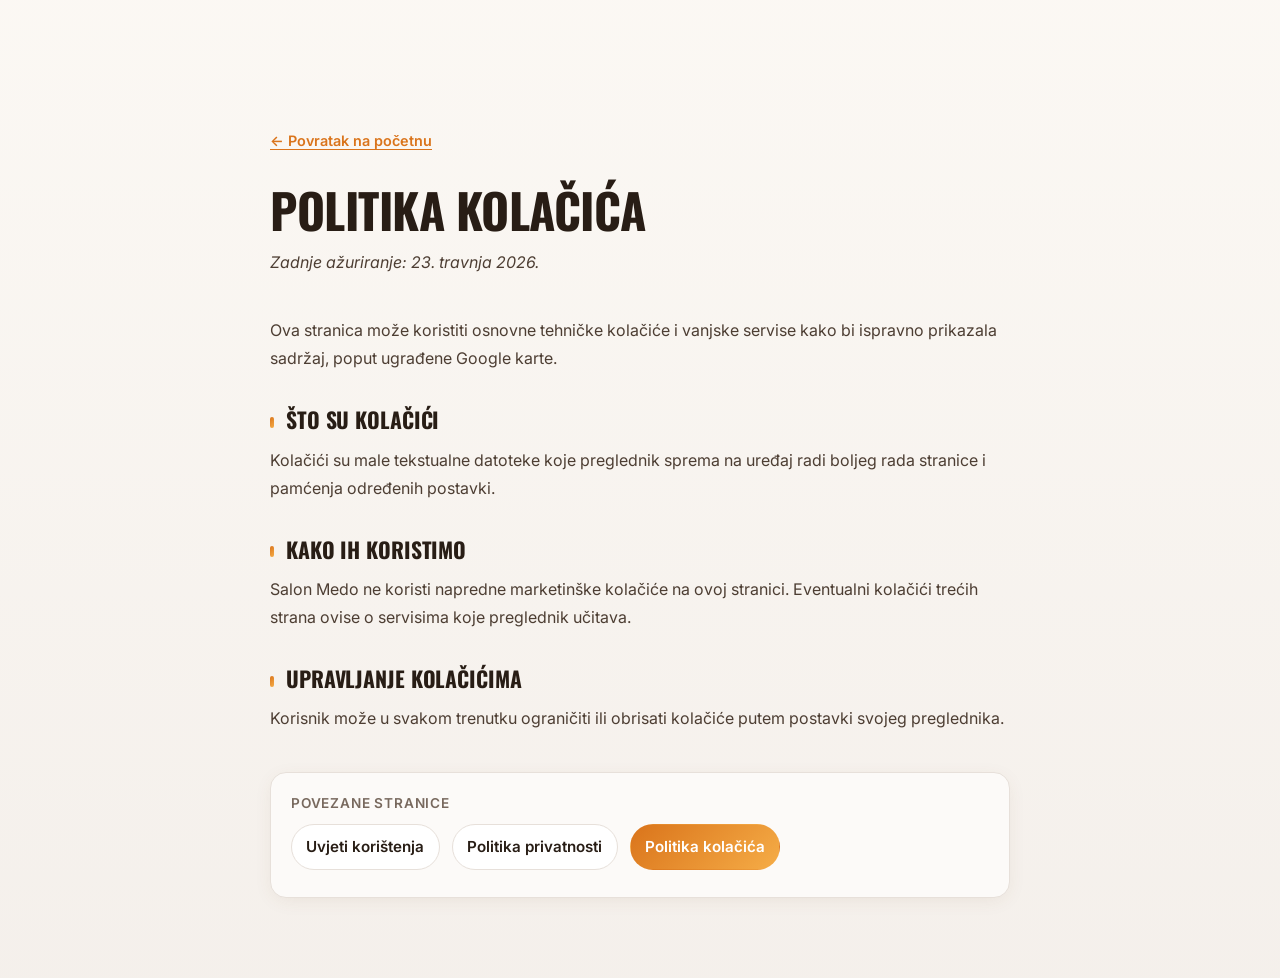
<file: kolacici/index.html>
<!doctype html>
<html lang="hr">
<head>
  <meta charset="UTF-8" />
  <meta name="viewport" content="width=device-width, initial-scale=1.0" />
  <title>Politika kolačića | Salon Medo</title>
  <link rel="preconnect" href="https://fonts.googleapis.com" />
  <link rel="preconnect" href="https://fonts.gstatic.com" crossorigin />
  <link rel="stylesheet" href="https://fonts.googleapis.com/css2?family=Oswald:wght@400;500;600;700&family=Inter:wght@400;500;600;700&display=swap" />
  <link rel="stylesheet" href="../assets/site.css" />
</head>
<body>
  <main class="legal">
    <div class="container">
      <a href="../" class="back-link">← Povratak na početnu</a>
      <h1>Politika kolačića</h1>
      <p class="legal-meta">Zadnje ažuriranje: 23. travnja 2026.</p>
      <p>Ova stranica može koristiti osnovne tehničke kolačiće i vanjske servise kako bi ispravno prikazala sadržaj, poput ugrađene Google karte.</p>
      <h2>Što su kolačići</h2>
      <p>Kolačići su male tekstualne datoteke koje preglednik sprema na uređaj radi boljeg rada stranice i pamćenja određenih postavki.</p>
      <h2>Kako ih koristimo</h2>
      <p>Salon Medo ne koristi napredne marketinške kolačiće na ovoj stranici. Eventualni kolačići trećih strana ovise o servisima koje preglednik učitava.</p>
      <h2>Upravljanje kolačićima</h2>
      <p>Korisnik može u svakom trenutku ograničiti ili obrisati kolačiće putem postavki svojeg preglednika.</p>
      <div class="legal-nav">
        <span class="legal-nav-title">Povezane stranice</span>
        <ul>
          <li><a href="../uvjeti-koristenja/">Uvjeti korištenja</a></li>
          <li><a href="../politika-privatnosti/">Politika privatnosti</a></li>
          <li><span class="is-current">Politika kolačića</span></li>
        </ul>
      </div>
    </div>
  </main>
</body>
</html>
</file>
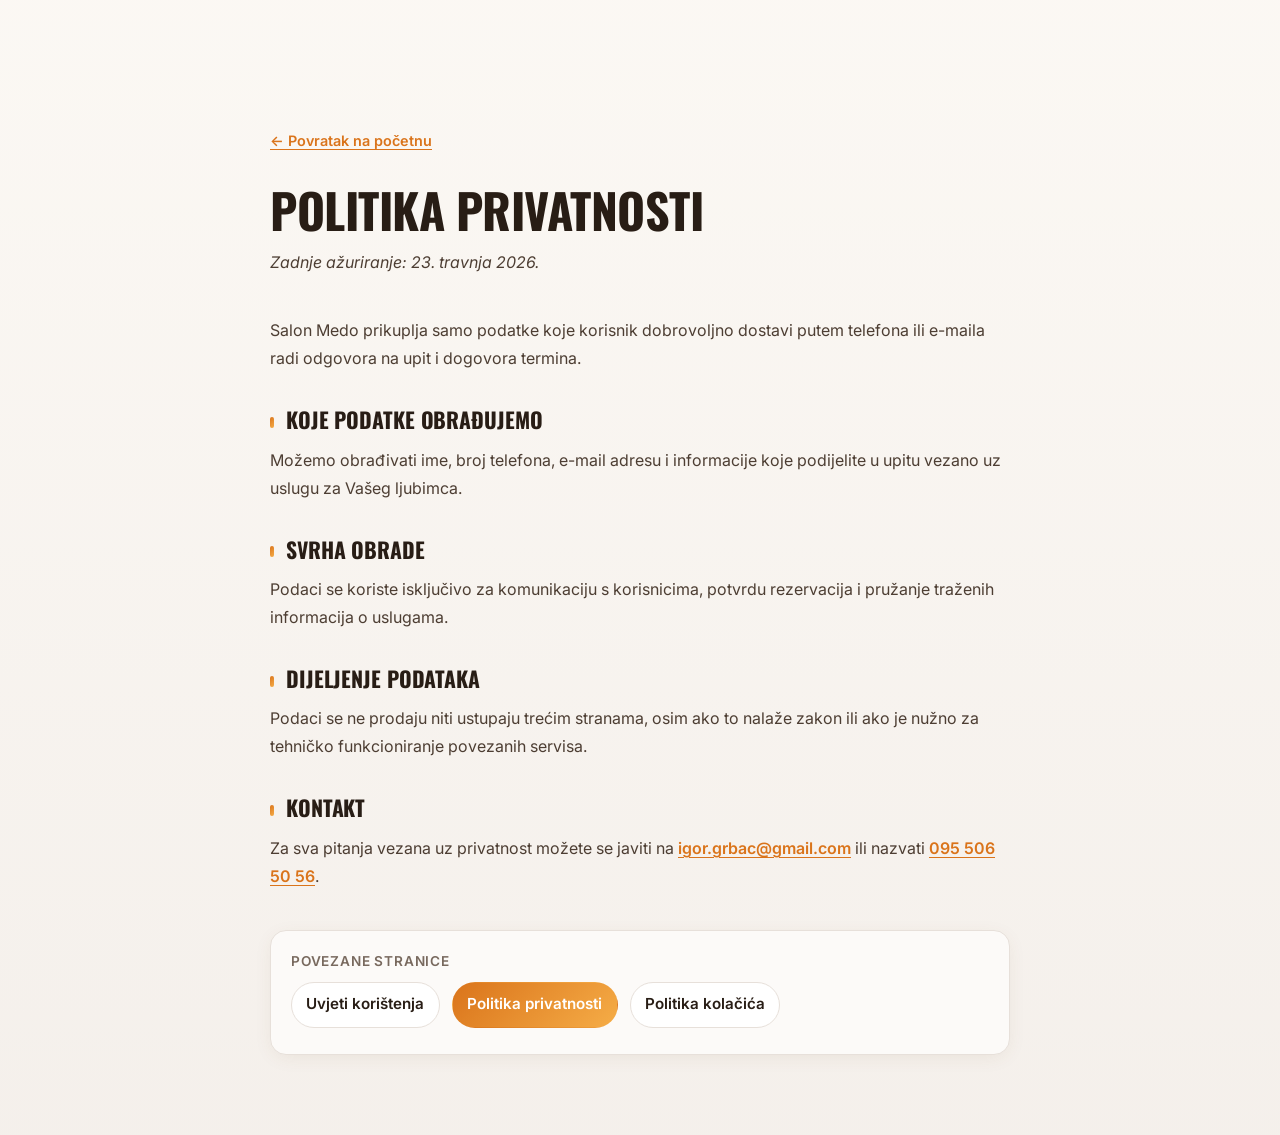
<file: politika-privatnosti/index.html>
<!doctype html>
<html lang="hr">
<head>
  <meta charset="UTF-8" />
  <meta name="viewport" content="width=device-width, initial-scale=1.0" />
  <title>Politika privatnosti | Salon Medo</title>
  <link rel="preconnect" href="https://fonts.googleapis.com" />
  <link rel="preconnect" href="https://fonts.gstatic.com" crossorigin />
  <link rel="stylesheet" href="https://fonts.googleapis.com/css2?family=Oswald:wght@400;500;600;700&family=Inter:wght@400;500;600;700&display=swap" />
  <link rel="stylesheet" href="../assets/site.css" />
</head>
<body>
  <main class="legal">
    <div class="container">
      <a href="../" class="back-link">← Povratak na početnu</a>
      <h1>Politika privatnosti</h1>
      <p class="legal-meta">Zadnje ažuriranje: 23. travnja 2026.</p>
      <p>Salon Medo prikuplja samo podatke koje korisnik dobrovoljno dostavi putem telefona ili e-maila radi odgovora na upit i dogovora termina.</p>
      <h2>Koje podatke obrađujemo</h2>
      <p>Možemo obrađivati ime, broj telefona, e-mail adresu i informacije koje podijelite u upitu vezano uz uslugu za Vašeg ljubimca.</p>
      <h2>Svrha obrade</h2>
      <p>Podaci se koriste isključivo za komunikaciju s korisnicima, potvrdu rezervacija i pružanje traženih informacija o uslugama.</p>
      <h2>Dijeljenje podataka</h2>
      <p>Podaci se ne prodaju niti ustupaju trećim stranama, osim ako to nalaže zakon ili ako je nužno za tehničko funkcioniranje povezanih servisa.</p>
      <h2>Kontakt</h2>
      <p>Za sva pitanja vezana uz privatnost možete se javiti na <a href="mailto:igor.grbac@gmail.com">igor.grbac@gmail.com</a> ili nazvati <a href="tel:+385955065056">095 506 50 56</a>.</p>
      <div class="legal-nav">
        <span class="legal-nav-title">Povezane stranice</span>
        <ul>
          <li><a href="../uvjeti-koristenja/">Uvjeti korištenja</a></li>
          <li><span class="is-current">Politika privatnosti</span></li>
          <li><a href="../kolacici/">Politika kolačića</a></li>
        </ul>
      </div>
    </div>
  </main>
</body>
</html>
</file>
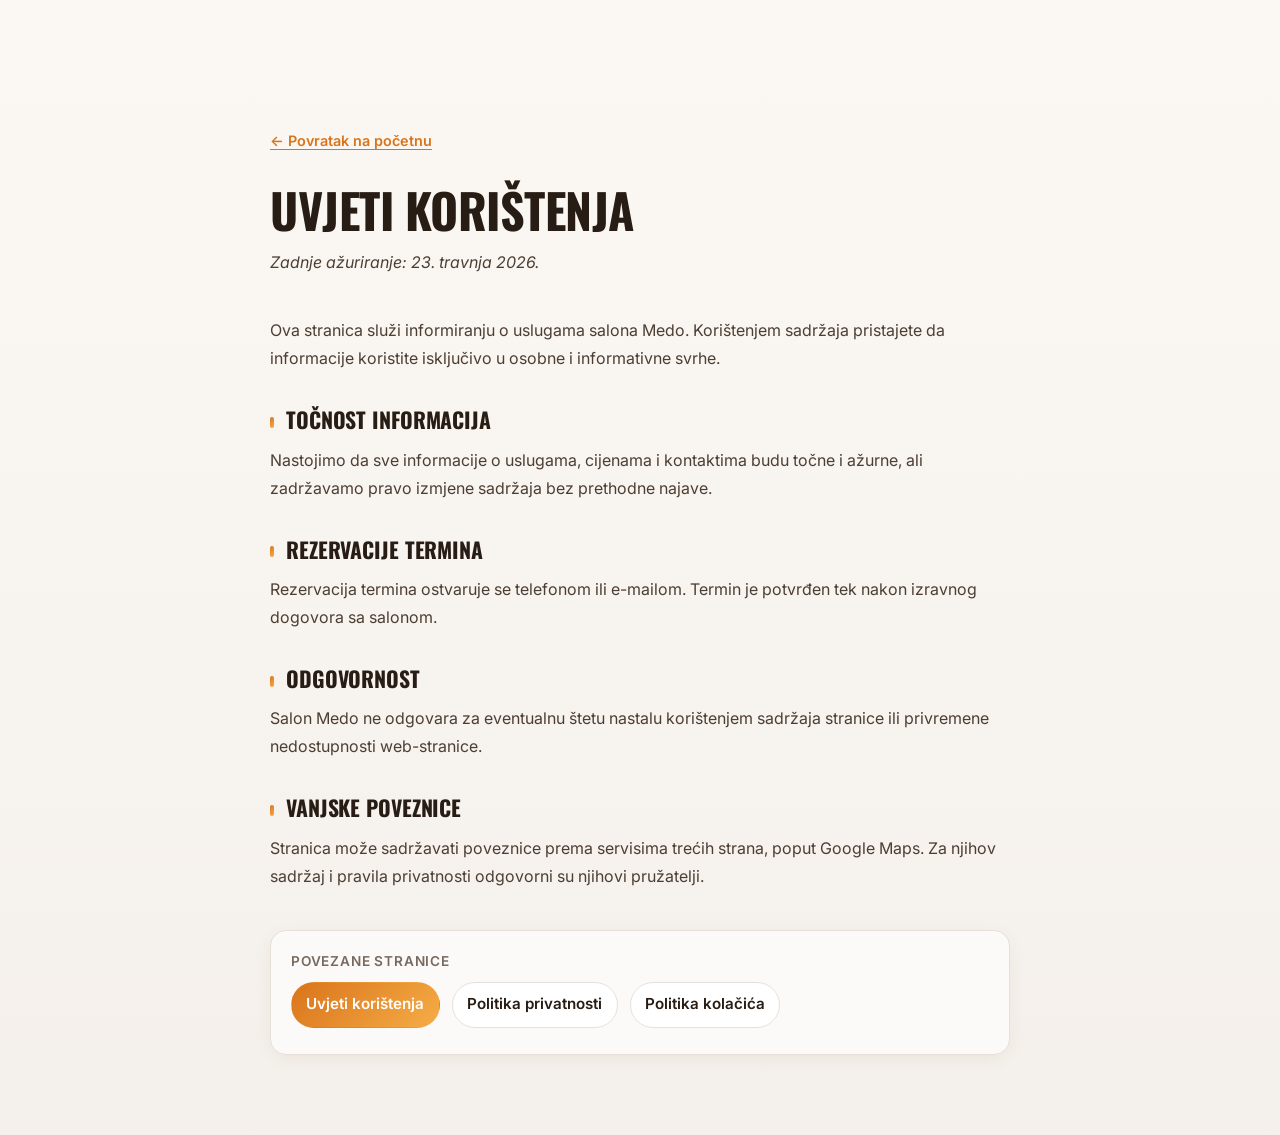
<file: uvjeti-koristenja/index.html>
<!doctype html>
<html lang="hr">
<head>
  <meta charset="UTF-8" />
  <meta name="viewport" content="width=device-width, initial-scale=1.0" />
  <title>Uvjeti korištenja | Salon Medo</title>
  <link rel="preconnect" href="https://fonts.googleapis.com" />
  <link rel="preconnect" href="https://fonts.gstatic.com" crossorigin />
  <link rel="stylesheet" href="https://fonts.googleapis.com/css2?family=Oswald:wght@400;500;600;700&family=Inter:wght@400;500;600;700&display=swap" />
  <link rel="stylesheet" href="../assets/site.css" />
</head>
<body>
  <main class="legal">
    <div class="container">
      <a href="../" class="back-link">← Povratak na početnu</a>
      <h1>Uvjeti korištenja</h1>
      <p class="legal-meta">Zadnje ažuriranje: 23. travnja 2026.</p>
      <p>Ova stranica služi informiranju o uslugama salona Medo. Korištenjem sadržaja pristajete da informacije koristite isključivo u osobne i informativne svrhe.</p>
      <h2>Točnost informacija</h2>
      <p>Nastojimo da sve informacije o uslugama, cijenama i kontaktima budu točne i ažurne, ali zadržavamo pravo izmjene sadržaja bez prethodne najave.</p>
      <h2>Rezervacije termina</h2>
      <p>Rezervacija termina ostvaruje se telefonom ili e-mailom. Termin je potvrđen tek nakon izravnog dogovora sa salonom.</p>
      <h2>Odgovornost</h2>
      <p>Salon Medo ne odgovara za eventualnu štetu nastalu korištenjem sadržaja stranice ili privremene nedostupnosti web-stranice.</p>
      <h2>Vanjske poveznice</h2>
      <p>Stranica može sadržavati poveznice prema servisima trećih strana, poput Google Maps. Za njihov sadržaj i pravila privatnosti odgovorni su njihovi pružatelji.</p>
      <div class="legal-nav">
        <span class="legal-nav-title">Povezane stranice</span>
        <ul>
          <li><span class="is-current">Uvjeti korištenja</span></li>
          <li><a href="../politika-privatnosti/">Politika privatnosti</a></li>
          <li><a href="../kolacici/">Politika kolačića</a></li>
        </ul>
      </div>
    </div>
  </main>
</body>
</html>
</file>
<file: assets/site.css>
/* === Salon Medo — standalone CSS === */
:root{--bg:hsl(35 40% 98%);--fg:hsl(25 30% 12%);--card:#fff;--muted:hsl(25 12% 42%);--muted-bg:hsl(30 25% 95%);--secondary:hsl(30 30% 94%);--primary:hsl(28 78% 48%);--primary-glow:hsl(35 90% 62%);--primary-fg:hsl(35 40% 98%);--border:hsl(30 20% 88%);--grad:linear-gradient(135deg,hsl(28 78% 48%),hsl(35 90% 62%));--grad-warm:linear-gradient(180deg,hsl(35 50% 97%),hsl(30 30% 94%));--grad-s:linear-gradient(135deg,rgba(251,191,36,.9),rgba(249,115,22,.9));--grad-m:linear-gradient(135deg,rgba(249,115,22,.9),rgba(244,63,94,.9));--grad-l:linear-gradient(135deg,rgba(244,63,94,.9),rgba(192,38,211,.9));--shadow-soft:0 4px 20px -4px hsl(28 50% 30% / .10);--shadow-elegant:0 20px 50px -20px hsl(28 60% 30% / .25);--shadow-glow:0 0 40px hsl(35 90% 62% / .45);--radius:.875rem}*,*::before,*::after{box-sizing:border-box}[hidden]{display:none!important}html{scroll-behavior:smooth}body{margin:0;background:var(--bg);color:var(--fg);font-family:'Inter',system-ui,-apple-system,Segoe UI,Roboto,sans-serif;-webkit-font-smoothing:antialiased;line-height:1.5}img{max-width:100%;height:auto;display:block;-webkit-user-drag:none;user-select:none;-webkit-touch-callout:none}h1,h2,h3,h4{font-family:'Oswald',Impact,sans-serif;letter-spacing:-.01em;margin:0 0 .5em;text-transform:uppercase;line-height:1.1}p{margin:0 0 1em;color:var(--muted)}a{color:inherit;text-decoration:none}ul{margin:0;padding:0;list-style:none}button{font:inherit;cursor:pointer;background:none;border:0;color:inherit}.container{max-width:1200px;margin:0 auto;padding:0 1.25rem}.narrow{max-width:1100px}.grad-text{background:var(--grad);-webkit-background-clip:text;background-clip:text;color:transparent}.eyebrow{display:inline-block;color:var(--primary);font-weight:600;text-transform:uppercase;letter-spacing:.1em;font-size:.8rem;margin-bottom:.75rem}.section{padding:6rem 0;scroll-margin-top:6rem}.section-alt{background:hsl(30 30% 94% / .4)}.section-head{text-align:center;max-width:42rem;margin:0 auto 4rem}.section-head h2{font-size:clamp(2rem,4vw,3rem)}.btn{display:inline-flex;align-items:center;gap:.5rem;justify-content:center;padding:.7rem 1.25rem;border-radius:.75rem;font-weight:600;font-size:.95rem;transition:.2s;border:0;cursor:pointer}.btn-primary{background:var(--grad);color:var(--primary-fg);box-shadow:var(--shadow-soft)}.btn-primary:hover{opacity:.92}.btn-outline{border:2px solid var(--border);background:transparent;color:var(--fg)}.btn-outline:hover{border-color:var(--primary);color:var(--primary)}.btn-light{background:#fff;color:var(--primary)}.btn-light:hover{background:#fff;opacity:.92}.btn-lg{padding:1rem 1.75rem;font-size:1rem;height:auto}.btn.full{width:100%}#site-header{position:fixed;top:0;left:0;right:0;z-index:50;transition:.3s;background:transparent}#site-header.scrolled{background:hsl(35 40% 98% / .9);backdrop-filter:blur(10px);border-bottom:1px solid var(--border);box-shadow:var(--shadow-soft)}.nav{display:flex;align-items:center;justify-content:space-between;height:5rem;gap:1rem}.brand{display:flex;align-items:center;gap:.75rem}.brand-logo{width:2.75rem;height:2.75rem;border-radius:50%;background:var(--grad);display:grid;place-items:center;font-size:1.4rem;box-shadow:var(--shadow-glow);color:#fff}.brand-name{font-family:'Oswald',sans-serif;font-weight:700;font-size:1.25rem;letter-spacing:.05em}.nav-links{display:none;gap:2rem}.nav-links a{font-size:.9rem;font-weight:500;color:hsl(25 30% 12% / .8)}.nav-links a:hover{color:var(--primary)}.nav-cta{display:none;align-items:center;gap:.75rem}.phone-link{display:inline-flex;align-items:center;gap:.4rem;font-size:.9rem;font-weight:600}.phone-link:hover{color:var(--primary)}.menu-toggle{display:block;padding:.5rem;font-size:1.5rem;border-radius:.5rem}.menu-toggle:hover{background:var(--secondary)}.mobile-menu{background:var(--bg);border-top:1px solid var(--border);animation:fade .2s}.mobile-menu .container{display:flex;flex-direction:column;gap:.5rem;padding-top:1rem;padding-bottom:1rem}.mobile-menu a{padding:.6rem 0;color:hsl(25 30% 12% / .8)}.mobile-menu a:hover{color:var(--primary)}@media(min-width:1024px){.nav-links{display:flex}.nav-cta{display:flex}.menu-toggle{display:none}.mobile-menu{display:none!important}}.hero{position:relative;min-height:100vh;display:flex;align-items:center;padding-top:6rem;overflow:hidden}.hero-bg{position:absolute;inset:0;z-index:-1;background:var(--grad-warm)}.blob{position:absolute;border-radius:50%;filter:blur(80px);pointer-events:none}.blob-1{top:-8rem;right:-8rem;width:480px;height:480px;background:hsl(28 78% 48% / .2)}.blob-2{bottom:0;left:-8rem;width:400px;height:400px;background:hsl(35 85% 55% / .2)}.hero-grid{display:grid;grid-template-columns:1fr;gap:3rem;align-items:center;padding:4rem 1.25rem}.hero-text{animation:fadeUp .6s}.chip{display:inline-flex;align-items:center;gap:.5rem;padding:.4rem 1rem;border-radius:999px;background:hsl(28 78% 48% / .1);color:var(--primary);font-weight:600;font-size:.85rem;margin-bottom:1.25rem}.hero h1{font-size:clamp(2.4rem,6vw,4.5rem);line-height:1.05}.lead{font-size:1.125rem;color:var(--muted);max-width:36rem;margin-bottom:1.75rem}.cta-row{display:flex;flex-wrap:wrap;gap:1rem;margin-bottom:1.5rem}.check-row{display:flex;flex-wrap:wrap;gap:1.5rem;font-size:.9rem;color:var(--muted)}.check-row li{display:flex;align-items:center;gap:.4rem}.hero-img-wrap{position:relative;animation:fade .6s}.hero-halo{position:absolute;inset:-1.5rem;background:var(--grad);border-radius:2rem;filter:blur(40px);opacity:.3;z-index:1}.hero-img{position:relative;z-index:2;border-radius:2rem;overflow:hidden;border:4px solid var(--bg);box-shadow:var(--shadow-elegant)}.hero-img img{width:100%;height:420px;object-fit:cover}.hero-badge{margin-top:1rem;background:var(--card);border:1px solid var(--border);border-radius:1rem;box-shadow:var(--shadow-elegant);padding:1rem;display:flex;align-items:center;gap:.75rem}.hero-badge-icon{width:2.75rem;height:2.75rem;border-radius:50%;background:var(--grad);display:grid;place-items:center;color:#fff;font-size:1.25rem;flex-shrink:0}.hero-badge-title{font-family:'Oswald',sans-serif;font-weight:700;font-size:1.05rem}.hero-badge-sub{font-size:.75rem;color:var(--muted)}@media(min-width:768px){.hero-img img{height:520px}}@media(min-width:1024px){.hero-grid{grid-template-columns:1fr 1fr}.hero-badge{margin-top:0;position:absolute;bottom:-1.5rem;left:-1.5rem;z-index:3}}.two-col{display:grid;grid-template-columns:1fr;gap:3.5rem;align-items:center}@media(min-width:1024px){.two-col{grid-template-columns:1fr 1fr}}.about-imgs{position:relative}.about-main{border-radius:1.5rem;box-shadow:var(--shadow-elegant);width:100%;height:460px;object-fit:cover}.about-mini{display:none;position:absolute;bottom:-2rem;right:-2rem;width:12rem;height:12rem;object-fit:cover;border-radius:1rem;border:4px solid var(--bg);box-shadow:var(--shadow-elegant);z-index:2}@media(min-width:1024px){.about-mini{display:block}}.info-pill{display:flex;align-items:center;gap:.75rem;padding:1rem;background:hsl(28 78% 48% / .1);border:1px solid hsl(28 78% 48% / .2);border-radius:.75rem;font-weight:500;font-size:.9rem;color:var(--fg)}.services-grid{display:grid;grid-template-columns:1fr;gap:1.5rem}@media(min-width:768px){.services-grid{grid-template-columns:repeat(2,1fr)}}@media(min-width:1024px){.services-grid{grid-template-columns:repeat(4,1fr)}}.service{background:var(--card);border:1px solid var(--border);border-radius:1rem;padding:1.75rem;transition:.3s}.service:hover{transform:translateY(-6px);box-shadow:var(--shadow-elegant)}.service-icon{width:3.25rem;height:3.25rem;border-radius:1rem;background:var(--grad);display:grid;place-items:center;color:#fff;font-size:1.5rem;margin-bottom:1.25rem}.service h3{font-size:1.25rem;margin-bottom:.6rem}.service p{font-size:.9rem;margin:0}.cta-card{position:relative;overflow:hidden;border-radius:1.5rem;background:var(--grad);padding:2.5rem;box-shadow:var(--shadow-elegant)}.blob-light{background:rgba(255,255,255,.1)}.blob-tr{top:-5rem;right:-5rem;width:18rem;height:18rem}.blob-bl{bottom:-5rem;left:-5rem;width:18rem;height:18rem}.cta-card-inner{position:relative;z-index:2;display:grid;gap:2rem;color:#fff;align-items:center}.cta-card-inner h2{color:#fff;font-size:clamp(1.7rem,3vw,2.25rem);margin-bottom:.5rem}.cta-card-inner p{color:rgba(255,255,255,.9);margin:0;max-width:36rem}@media(min-width:768px){.cta-card{padding:4rem}.cta-card-inner{grid-template-columns:1fr auto}}.price-grid{display:grid;grid-template-columns:1fr;gap:1.75rem;margin:2.5rem 0}@media(min-width:900px){.price-grid{grid-template-columns:repeat(3,1fr);align-items:stretch;gap:1.5rem;padding-top:1rem}}.price-card{position:relative;display:flex;flex-direction:column;background:var(--card);border:1px solid var(--border);border-radius:1.25rem;padding:2rem 1.75rem;box-shadow:var(--shadow-soft);transition:transform .25s,box-shadow .25s}.price-card:hover{transform:translateY(-4px);box-shadow:var(--shadow-elegant)}.price-card.featured{border:1px solid hsl(28 78% 48% / .35);box-shadow:0 25px 60px -25px hsl(28 60% 30% / .35),var(--shadow-glow);background:linear-gradient(180deg,#fff,hsl(35 55% 97%))}@media(min-width:900px){.price-card.featured{transform:translateY(-12px)}.price-card.featured:hover{transform:translateY(-16px)}}.popular-badge{position:absolute;top:-.85rem;left:50%;transform:translateX(-50%);padding:.4rem 1.1rem;border-radius:999px;background:var(--grad);color:#fff;font-size:.7rem;font-weight:700;text-transform:uppercase;letter-spacing:.1em;box-shadow:var(--shadow-soft);white-space:nowrap;z-index:3}.price-top{display:flex;align-items:center;gap:1rem;padding-bottom:1.25rem;border-bottom:1px solid var(--border);margin-bottom:1.25rem}.price-letter{width:3rem;height:3rem;border-radius:.85rem;display:grid;place-items:center;font-family:'Oswald',sans-serif;font-weight:700;font-size:1.35rem;color:var(--primary);background:hsl(28 78% 48% / .12);flex-shrink:0}.price-card.featured .price-letter{background:var(--grad);color:#fff;box-shadow:var(--shadow-glow)}.price-size{font-family:'Oswald',sans-serif;font-weight:700;font-size:1.35rem;text-transform:uppercase;line-height:1;margin:0;color:var(--fg)}.price-note{font-size:.8rem;color:var(--muted);margin:.4rem 0 0}.price-from{display:flex;align-items:baseline;gap:.5rem;margin-bottom:1.25rem}.price-from>span{font-size:.8rem;color:var(--muted);text-transform:uppercase;letter-spacing:.1em;font-weight:600}.price-from strong{font-family:'Oswald',sans-serif;font-size:3.25rem;line-height:1;color:var(--fg);font-weight:700;letter-spacing:-.02em}.price-from strong small{font-size:1.5rem;color:var(--primary);margin-left:.15rem;font-weight:600}.price-card.featured .price-from strong{background:var(--grad);-webkit-background-clip:text;background-clip:text;color:transparent}.price-card.featured .price-from strong small{color:var(--primary);-webkit-text-fill-color:var(--primary)}.price-list{display:flex;flex-direction:column;gap:.25rem;margin:0 0 1.5rem;padding:0;flex:1}.price-list li{display:flex;align-items:center;justify-content:space-between;gap:1rem;padding:.7rem .25rem;font-size:.92rem;color:var(--muted);border-bottom:1px dashed var(--border)}.price-list li:last-child{border-bottom:0}.price-list li b{font-family:'Oswald',sans-serif;font-weight:600;color:var(--fg);white-space:nowrap;font-size:.95rem}.price-list li.hl{background:hsl(28 78% 48% / .07);border:1px solid hsl(28 78% 48% / .2);border-radius:.65rem;padding:.8rem .9rem;margin-top:.5rem;color:var(--fg);font-weight:600}.price-list li.hl b{color:var(--primary);font-size:1.05rem;font-weight:700}.btn-block{display:flex;width:100%}.extras-card{background:var(--card);border:1px solid var(--border);border-radius:1.25rem;padding:1.75rem;box-shadow:var(--shadow-soft)}.extras-head{display:flex;align-items:center;gap:.85rem;margin-bottom:1.25rem}.extras-icon{width:2.75rem;height:2.75rem;border-radius:.85rem;background:var(--grad);display:grid;place-items:center;color:#fff;font-size:1.15rem;flex-shrink:0}.extras-head h3{margin:0;font-size:1.2rem}.extras-head p{margin:.2rem 0 0;font-size:.78rem}.extras-grid{display:grid;grid-template-columns:1fr;gap:.75rem}@media(min-width:640px){.extras-grid{grid-template-columns:repeat(3,1fr)}}.extra{display:flex;align-items:center;justify-content:space-between;gap:1rem;padding:1rem 1.1rem;border:1px solid var(--border);border-radius:.85rem;background:hsl(30 30% 94% / .55);font-size:.92rem;font-weight:500;transition:.2s}.extra:hover{background:hsl(30 30% 94% / .9);border-color:hsl(28 78% 48% / .3)}.extra b{font-family:'Oswald',sans-serif;color:var(--primary);font-size:1.05rem}.note-fine{text-align:center;font-size:.78rem;color:var(--muted);margin-top:1.75rem}.gallery{display:grid;grid-template-columns:repeat(2,1fr);gap:1rem}@media(min-width:1024px){.gallery{grid-template-columns:repeat(4,1fr)}}.gal-item{position:relative;aspect-ratio:1/1;border-radius:1rem;overflow:hidden;box-shadow:var(--shadow-soft);padding:0;transition:.3s}.gal-item:hover{box-shadow:var(--shadow-elegant)}.gal-item img{width:100%;height:100%;object-fit:cover;transition:.5s}.gal-item:hover img{transform:scale(1.1)}.cert-wrap{display:flex;justify-content:center;margin-top:2.5rem}.cert-wrap img{max-width:20rem;width:100%;border-radius:1rem;box-shadow:var(--shadow-elegant)}.topics{display:grid;grid-template-columns:1fr;gap:.75rem;margin:1rem 0 1.5rem}@media(min-width:640px){.topics{grid-template-columns:repeat(2,1fr)}}.topics li{padding:.7rem 1rem;background:var(--card);border:1px solid var(--border);border-radius:.75rem;font-size:.9rem;font-weight:500}.course-img{border-radius:1.5rem;box-shadow:var(--shadow-elegant);width:100%;height:520px;object-fit:cover}.contact-list{display:flex;flex-direction:column;gap:1rem;margin-top:1rem}.contact-item{display:flex;align-items:center;gap:1rem;padding:1.25rem;background:var(--card);border:1px solid var(--border);border-radius:1rem;transition:.2s}a.contact-item:hover{border-color:var(--primary);box-shadow:var(--shadow-soft)}.ci-icon{width:3rem;height:3rem;border-radius:.75rem;background:var(--grad);display:grid;place-items:center;font-size:1.25rem;color:#fff;flex-shrink:0}.contact-item small{display:block;font-size:.7rem;color:var(--muted);text-transform:uppercase;letter-spacing:.1em;margin-bottom:.2rem}.contact-item b{font-family:'Oswald',sans-serif;font-size:1.1rem}.map-wrap{border-radius:1.5rem;overflow:hidden;box-shadow:var(--shadow-elegant);min-height:500px;border:4px solid var(--bg);background:hsl(30 30% 94% / .4)}.map-placeholder{width:100%;height:100%;min-height:500px;display:grid;place-items:center;color:var(--muted);font-size:.9rem}.map-wrap iframe{width:100%;height:100%;min-height:500px;border:0;display:block}footer{position:relative;background:linear-gradient(180deg,hsl(25 30% 14%),hsl(25 30% 9%));color:hsl(35 40% 96%);padding:4rem 0 1.75rem;margin-top:3rem;overflow:hidden}.footer-accent{position:absolute;top:0;left:0;right:0;height:3px;background:var(--grad)}footer p,footer a{color:hsl(35 40% 96% / .72)}footer a{transition:color .2s}footer a:hover{color:var(--primary-glow)}.footer-grid{display:grid;grid-template-columns:1fr;gap:2.25rem;align-items:start}@media(min-width:640px){.footer-grid{grid-template-columns:repeat(2,1fr);gap:2.5rem}}@media(min-width:1024px){.footer-grid{grid-template-columns:1.6fr 1fr 1fr 1.3fr;gap:3rem}}.footer-brand{grid-column:1/-1}@media(min-width:1024px){.footer-brand{grid-column:auto}}.footer-brand .brand-name{color:#fff}.footer-brand p{margin:1rem 0 1.25rem;font-size:.92rem;line-height:1.6;max-width:24rem}footer h4{font-size:.78rem;letter-spacing:.14em;margin:0 0 1.2rem;color:#fff;text-transform:uppercase;position:relative;padding-bottom:.7rem}footer h4::after{content:"";position:absolute;left:0;bottom:0;width:2rem;height:2px;background:var(--grad);border-radius:2px}footer ul{display:flex;flex-direction:column;gap:.65rem;font-size:.92rem;padding:0;margin:0;list-style:none}footer li a{display:inline-block;padding:.15rem 0}.footer-contact li{display:flex;align-items:center;gap:.7rem}.footer-contact li>span:first-child{width:1.85rem;height:1.85rem;border-radius:.55rem;background:hsl(35 40% 98% / .08);display:grid;place-items:center;font-size:.85rem;flex-shrink:0;color:#fff}.socials{display:flex;gap:.6rem;margin:0}.socials a{width:2.4rem;height:2.4rem;border-radius:.7rem;background:hsl(35 40% 98% / .08);border:1px solid hsl(35 40% 98% / .08);display:grid;place-items:center;color:#fff;transition:.2s}.socials a:hover{background:var(--grad);border-color:transparent;color:#fff;transform:translateY(-2px)}.copyright{margin-top:3rem;padding-top:1.5rem;border-top:1px solid hsl(35 40% 98% / .08);display:flex;flex-wrap:wrap;justify-content:space-between;gap:.65rem;font-size:.78rem;color:hsl(35 40% 98% / .5)}.powered a{color:hsl(35 40% 96% / .9);font-weight:700;border-bottom:1px solid hsl(35 40% 98% / .25);padding-bottom:1px}.powered a:hover{color:var(--primary-glow);border-bottom-color:var(--primary-glow)}.legal{padding:8rem 0 5rem;min-height:80vh;background:var(--grad-warm)}.legal>.container{max-width:780px}.back-link{display:inline-flex;align-items:center;gap:.4rem;color:var(--primary);font-weight:600;font-size:.9rem;margin-bottom:1.5rem;transition:.2s}.back-link:hover{color:var(--primary-glow);transform:translateX(-3px)}.legal h1{font-size:clamp(2rem,5vw,3rem);margin:.5rem 0 .75rem}.legal-meta{font-size:.85rem;color:var(--muted);margin-bottom:2.5rem;font-style:italic}.legal h2{font-family:'Oswald',sans-serif;font-size:1.35rem;margin:2.25rem 0 .85rem;color:var(--fg);text-transform:uppercase;letter-spacing:-.005em;position:relative;padding-left:1rem}.legal h2::before{content:"";position:absolute;left:0;top:.4em;bottom:.2em;width:4px;background:var(--grad);border-radius:2px}.legal p,.legal li{font-size:1rem;line-height:1.75;color:hsl(25 20% 25%)}.legal ul{margin:.5rem 0 1.25rem 1.25rem;list-style:disc}.legal ul li{margin-bottom:.4rem}.legal a{color:var(--primary);font-weight:600;text-decoration:underline;text-decoration-thickness:1px;text-underline-offset:3px}.legal a:hover{color:var(--primary-glow)}.legal strong{color:var(--fg)}.lightbox{position:fixed;inset:0;z-index:100;background:rgba(0,0,0,.9);backdrop-filter:blur(4px);display:grid;place-items:center;padding:1.5rem;animation:fade .2s}.lightbox img{max-width:100%;max-height:90vh;object-fit:contain;border-radius:1rem;box-shadow:var(--shadow-elegant)}.lightbox-close{position:absolute;top:1.5rem;right:1.5rem;width:3rem;height:3rem;border-radius:50%;background:rgba(255,255,255,.1);color:#fff;font-size:1.25rem;display:grid;place-items:center}.lightbox-close:hover{background:rgba(255,255,255,.2)}.lightbox-nav{position:absolute;top:50%;transform:translateY(-50%);width:3rem;height:3rem;border-radius:50%;background:rgba(255,255,255,.1);color:#fff;font-size:1.5rem;display:grid;place-items:center;transition:.2s}.lightbox-nav:hover{background:rgba(255,255,255,.2)}.lightbox-prev{left:1.5rem}.lightbox-next{right:1.5rem}@keyframes fade{from{opacity:0}to{opacity:1}}@keyframes fadeUp{from{opacity:0;transform:translateY(20px)}to{opacity:1;transform:none}}@media(max-width:768px){.container{padding:0 1rem}.section{padding:3.5rem 0;scroll-margin-top:5rem}.section-head{margin-bottom:2.5rem}.section-head h2{font-size:1.85rem}h2{font-size:1.85rem!important}.hero{padding-top:5rem;min-height:auto}.hero-grid{padding:2rem 0 3rem;gap:2rem}.hero h1{font-size:2.25rem}.lead{font-size:1rem}.cta-row{gap:.6rem}.cta-row .btn{flex:1 1 auto;min-width:0}.btn{min-height:44px}.btn-lg{padding:.9rem 1.25rem;font-size:.95rem}.check-row{gap:.85rem;font-size:.85rem}.hero-img img{height:300px}.hero-badge{padding:.85rem;gap:.65rem}.hero-badge-icon{width:2.5rem;height:2.5rem;font-size:1.1rem}.hero-badge-title{font-size:1rem}.blob-1{width:300px;height:300px;top:-5rem;right:-5rem}.blob-2{width:260px;height:260px;left:-5rem}.nav{height:4rem}.brand-logo{width:2.4rem;height:2.4rem;font-size:1.2rem}.brand-name{font-size:1.05rem}.menu-toggle{font-size:1.6rem;padding:.45rem .55rem;min-width:44px;min-height:44px}.mobile-menu .container{padding:.85rem 1rem 1.25rem}.mobile-menu a{padding:.85rem .25rem;font-size:1rem;border-bottom:1px solid var(--border)}.mobile-menu a:last-child{border:0}.about-main{height:280px}.cta-card{padding:1.75rem 1.25rem;border-radius:1.25rem}.cta-card-inner h2{font-size:1.5rem!important;color:#fff!important}.cta-card-inner .btn{width:100%}.price-grid{gap:2rem;margin:2rem 0}.price-card{padding:1.5rem 1.25rem}.price-card.featured{transform:none!important}.popular-badge{font-size:.65rem;padding:.35rem .85rem}.price-from strong{font-size:2.5rem}.price-letter{width:2.5rem;height:2.5rem;font-size:1.15rem}.price-size{font-size:1.15rem}.extras-card{padding:1.25rem}.extras-grid{gap:.6rem}.extra{padding:.85rem 1rem;font-size:.88rem}.gallery{gap:.6rem}.gal-item{border-radius:.85rem}.topics{gap:.55rem}.topics li{padding:.7rem .85rem;font-size:.88rem}.course-img{height:280px}.contact-item{padding:1rem;gap:.8rem}.ci-icon{width:2.5rem;height:2.5rem;font-size:1.1rem}.contact-item b{font-size:.95rem}.map-wrap,.map-wrap iframe,.map-placeholder{min-height:320px}footer{padding:3rem 0 1.5rem}footer h4{margin-bottom:1rem}footer ul{gap:.55rem}.copyright{flex-direction:column;text-align:center;gap:.4rem}.legal{padding:6rem 0 3rem}.legal h2{font-size:1.2rem;margin:1.75rem 0 .65rem}.legal p,.legal li{font-size:.95rem;line-height:1.7}}@media(hover:none){.price-card:hover,.service:hover,.gal-item:hover,.contact-item:hover,.gal-item:hover img,.socials a:hover{transform:none!important}a,button{-webkit-tap-highlight-color:hsl(28 78% 48% / .15)}}.menu-toggle{display:inline-flex;align-items:center;justify-content:center;color:var(--fg)}.menu-toggle .i-close{display:none}.menu-toggle.is-open .i-open{display:none}.menu-toggle.is-open .i-close{display:inline-block}@media(min-width:1024px){.menu-toggle{display:none!important}}.menu-toggle{background:hsl(35 40% 98% / .92);border:1px solid var(--border);border-radius:.65rem;color:var(--fg);box-shadow:var(--shadow-soft)}#site-header.scrolled .menu-toggle{background:transparent;border-color:transparent;box-shadow:none}.legal-nav{margin-top:2.5rem;padding:1.25rem 1.25rem;border:1px solid var(--border);border-radius:1rem;background:hsl(35 40% 98%);box-shadow:var(--shadow-soft)}.legal-nav-title{display:block;font-weight:600;color:var(--muted);font-size:.85rem;text-transform:uppercase;letter-spacing:.06em;margin-bottom:.65rem}.legal-nav ul{list-style:none;padding:0;margin:0;display:flex;flex-wrap:wrap;gap:.5rem .75rem}.legal-nav li{display:inline-flex}.legal-nav a,.legal-nav .is-current{display:inline-flex;align-items:center;padding:.55rem .9rem;border-radius:999px;font-weight:600;font-size:.95rem;border:1px solid var(--border);background:#fff;color:var(--fg);text-decoration:none;transition:transform .15s ease,box-shadow .15s ease,background .15s ease;min-height:44px}.legal-nav a:hover{transform:translateY(-1px);box-shadow:var(--shadow-soft);background:hsl(28 78% 96%)}.legal-nav .is-current{background:var(--grad);color:#fff;border-color:transparent;cursor:default}.legal-quicklinks{display:flex;flex-wrap:wrap;justify-content:center;align-items:center;gap:.5rem .75rem;padding:1rem 0 .25rem;margin-top:1rem;border-top:1px solid hsl(0 0% 100% / .08);font-size:.92rem}.legal-quicklinks a{color:hsl(35 40% 98% / .92);text-decoration:none;font-weight:500;padding:.35rem .25rem;border-radius:.4rem;transition:color .15s ease}.legal-quicklinks a:hover{color:#fff;text-decoration:underline;text-underline-offset:3px}.legal-quicklinks span[aria-hidden]{color:hsl(35 40% 98% / .35)}@media(max-width:640px){.legal-nav{padding:1rem}.legal-nav a,.legal-nav .is-current{font-size:.9rem;padding:.5rem .8rem}.legal-quicklinks{gap:.35rem .5rem;font-size:.88rem}}img,.gal-item,.hero-img img,.about-imgs img,.cert-wrap img,.course-img{-webkit-user-drag:none;user-select:none;-webkit-user-select:none}

.course-additional-imgs{display:grid;grid-template-columns:1fr;gap:1.25rem;margin-top:1.5rem}
</file>
<file: assets/pricing.css>
.price-columns,
.price-list li {
  display: grid;
  grid-template-columns: minmax(0, 1fr) repeat(2, minmax(3.75rem, auto));
  column-gap: 0.5rem;
}

.price-columns {
  align-items: end;
  margin: 0 0 0.25rem;
  padding: 0 0.25rem;
  color: var(--muted);
  font-size: 0.65rem;
  font-weight: 600;
  line-height: 1.25;
  text-align: right;
}

.price-list li {
  align-items: center;
  justify-content: initial;
}

.price-list li b {
  text-align: right;
}

.extras-columns,
.extra {
  display: grid;
  grid-template-columns: minmax(0, 1fr) repeat(2, minmax(3.75rem, auto));
  column-gap: 0.5rem;
}

.extras-columns {
  align-items: end;
  margin: 0 0 0.5rem;
  padding: 0 1.1rem;
  color: var(--muted);
  font-size: 0.65rem;
  font-weight: 600;
  line-height: 1.25;
  text-align: right;
}

.extras-grid {
  grid-template-columns: 1fr;
}

.extra {
  align-items: center;
  justify-content: initial;
}

.extra b {
  text-align: right;
}
</file>
